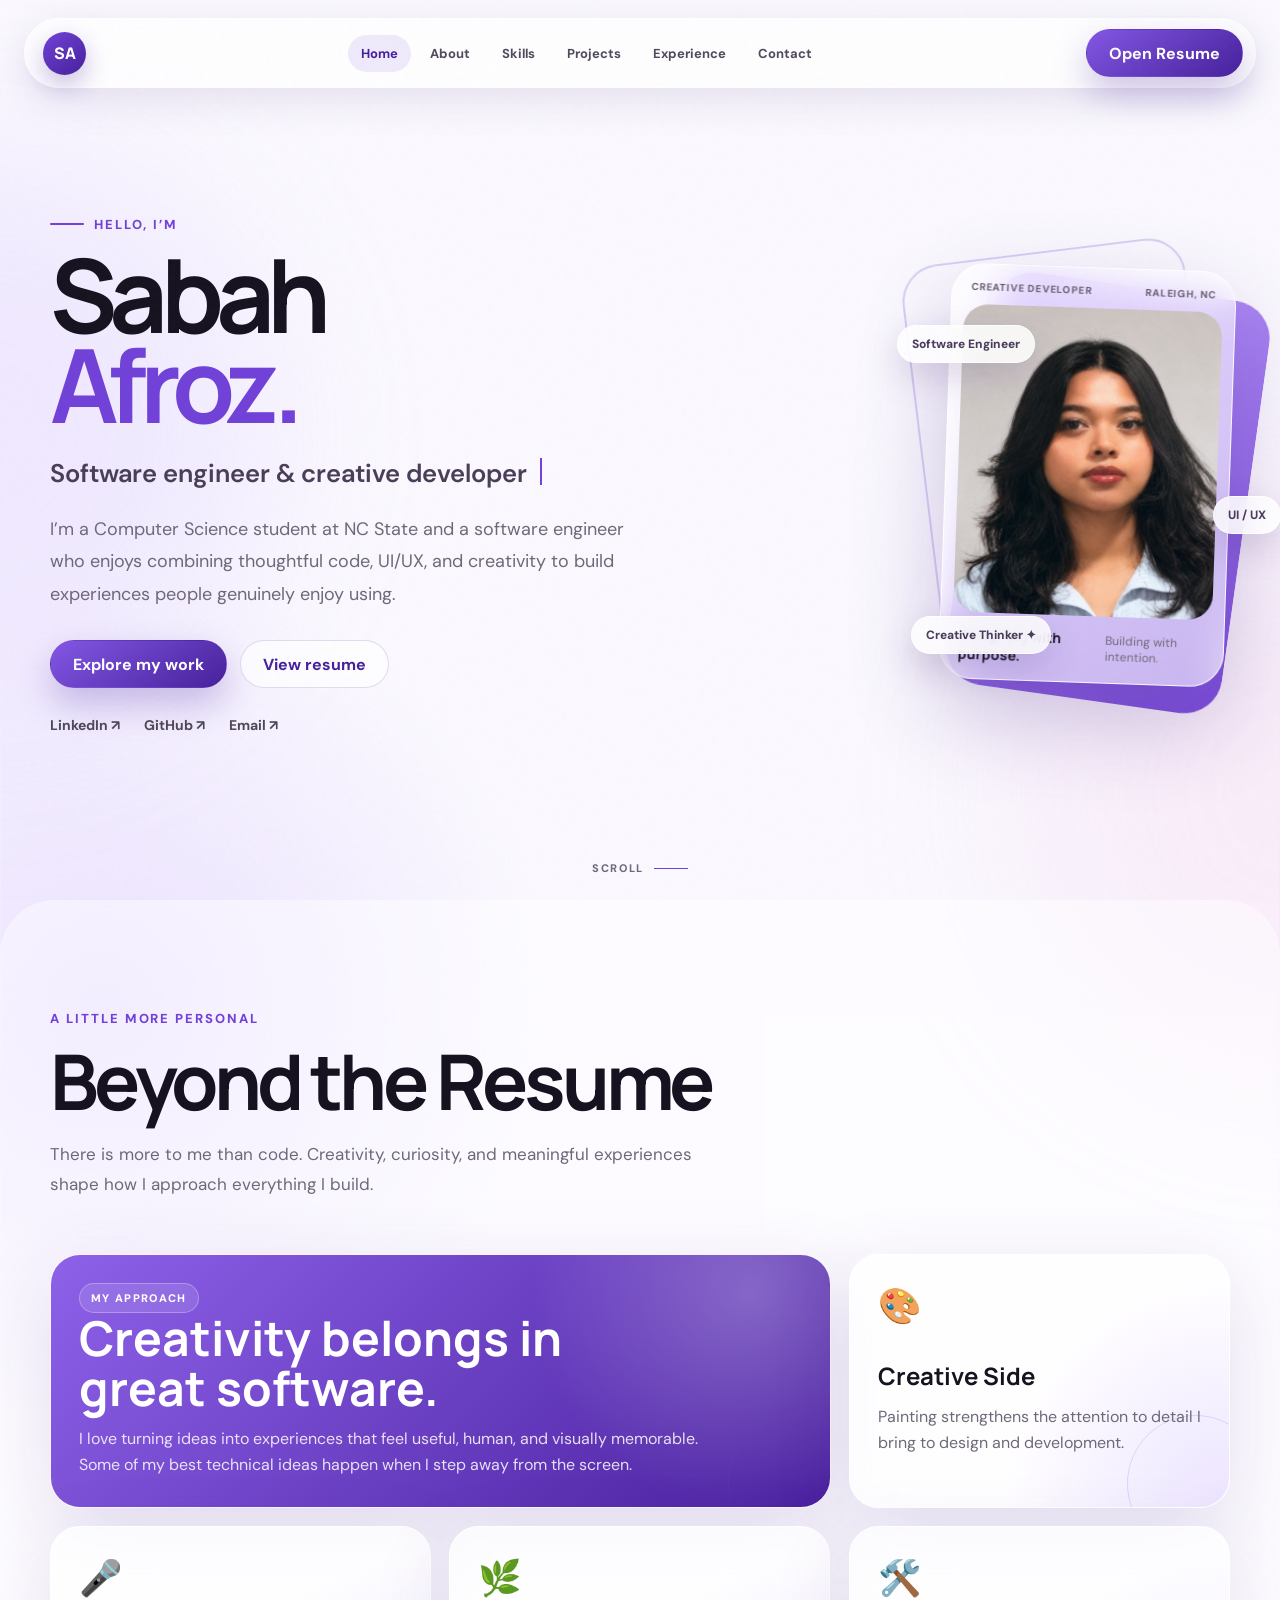
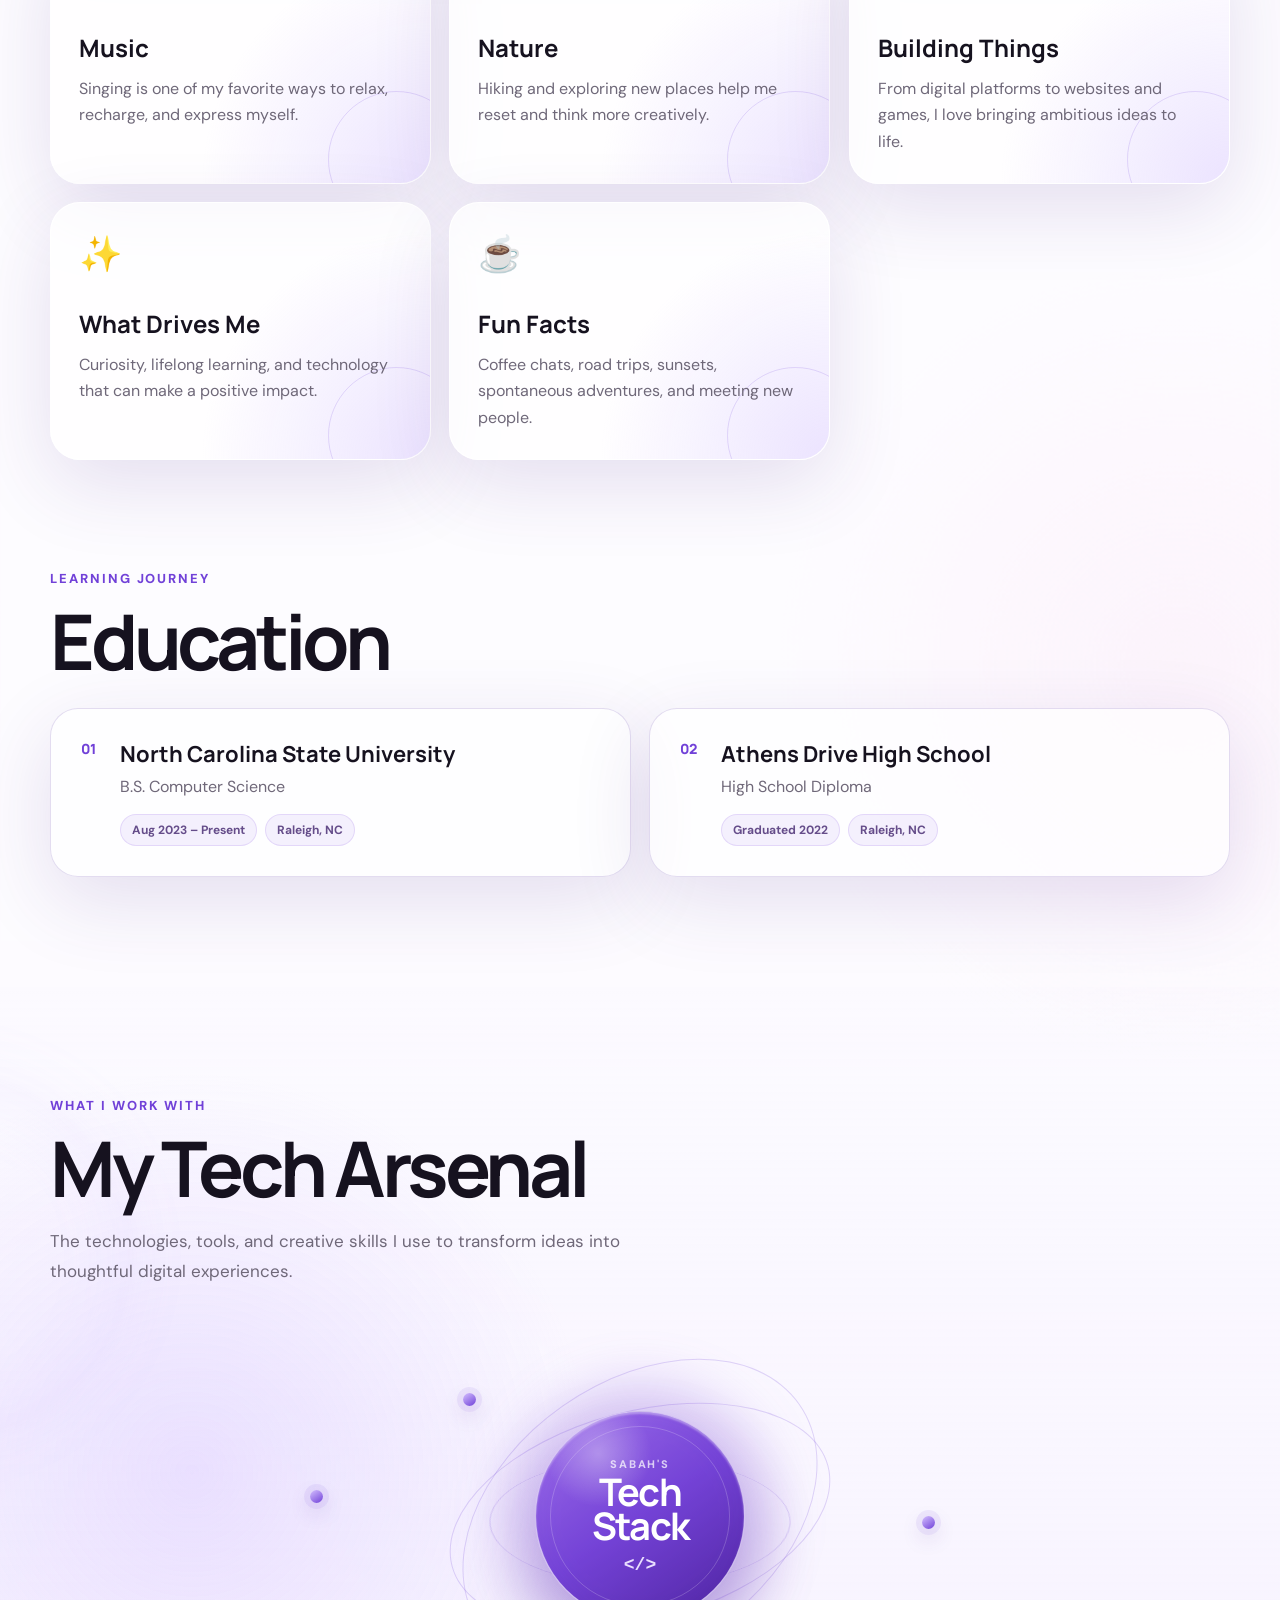
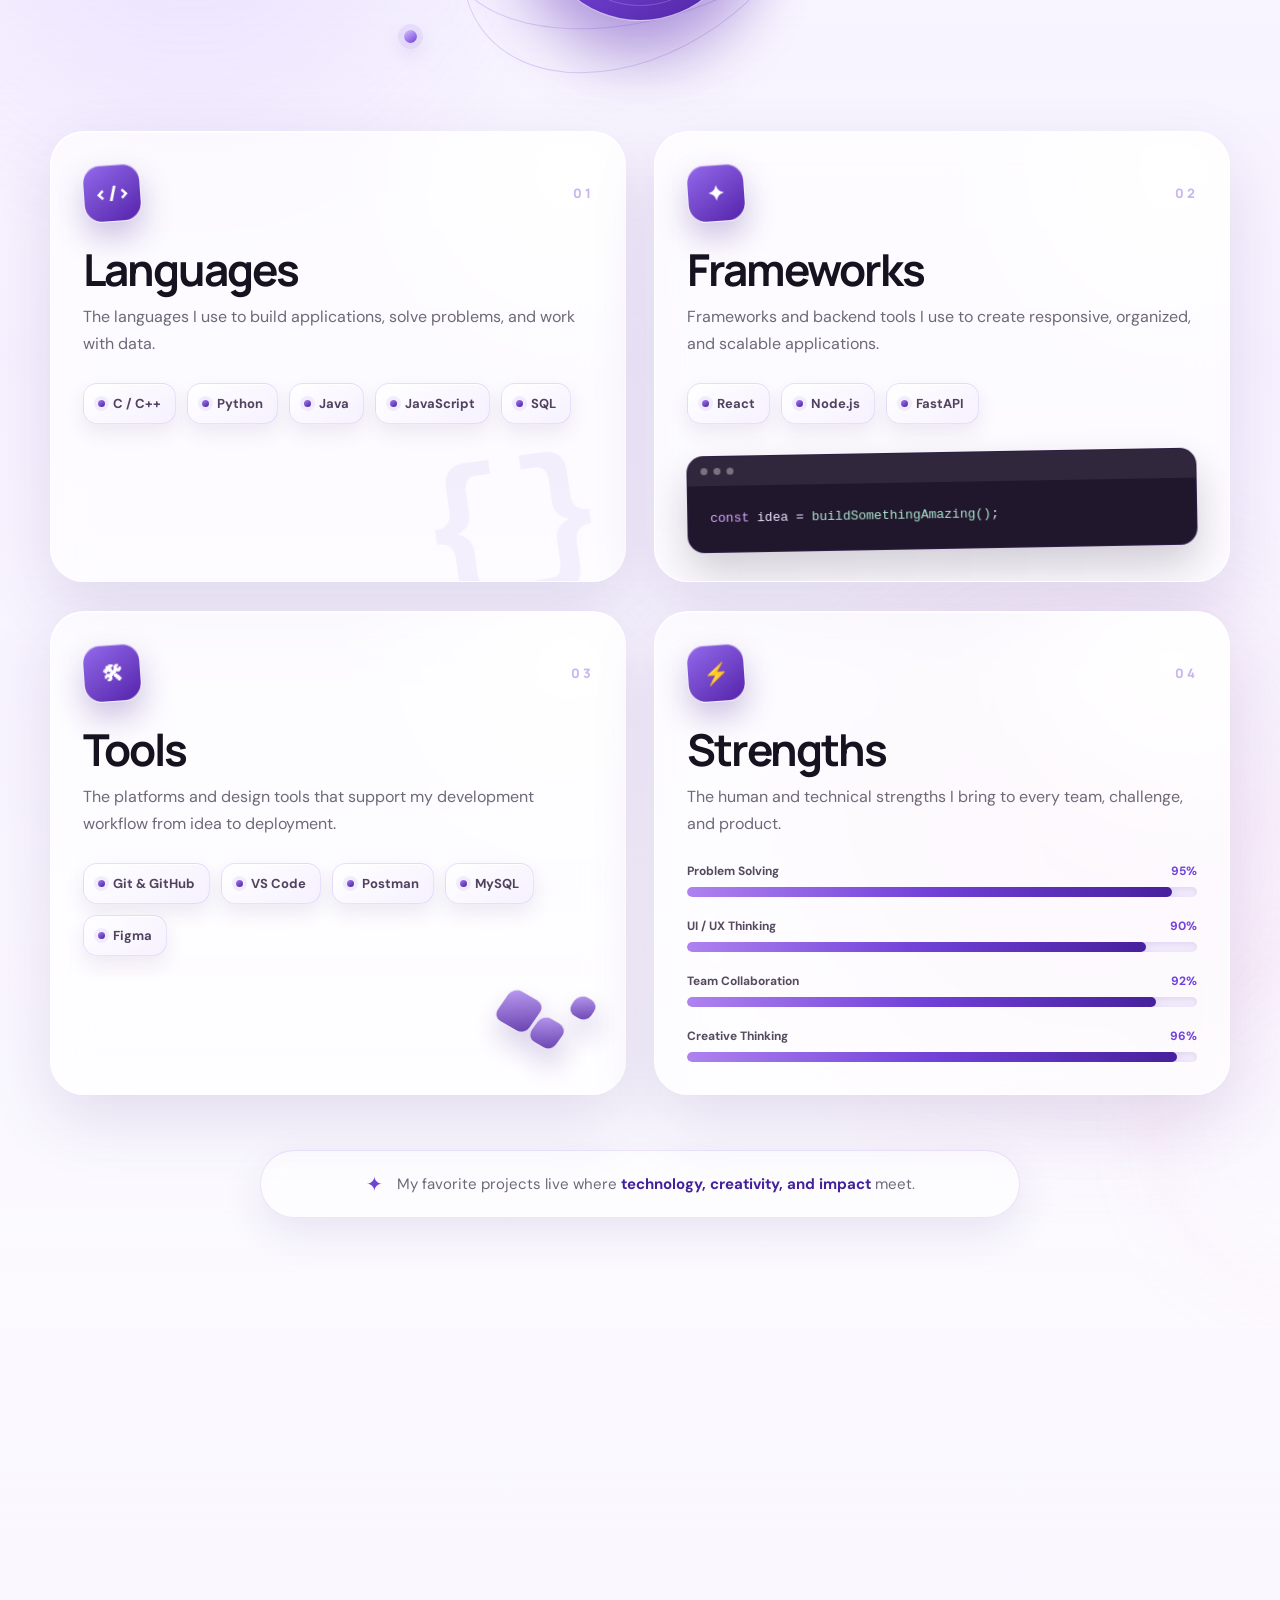
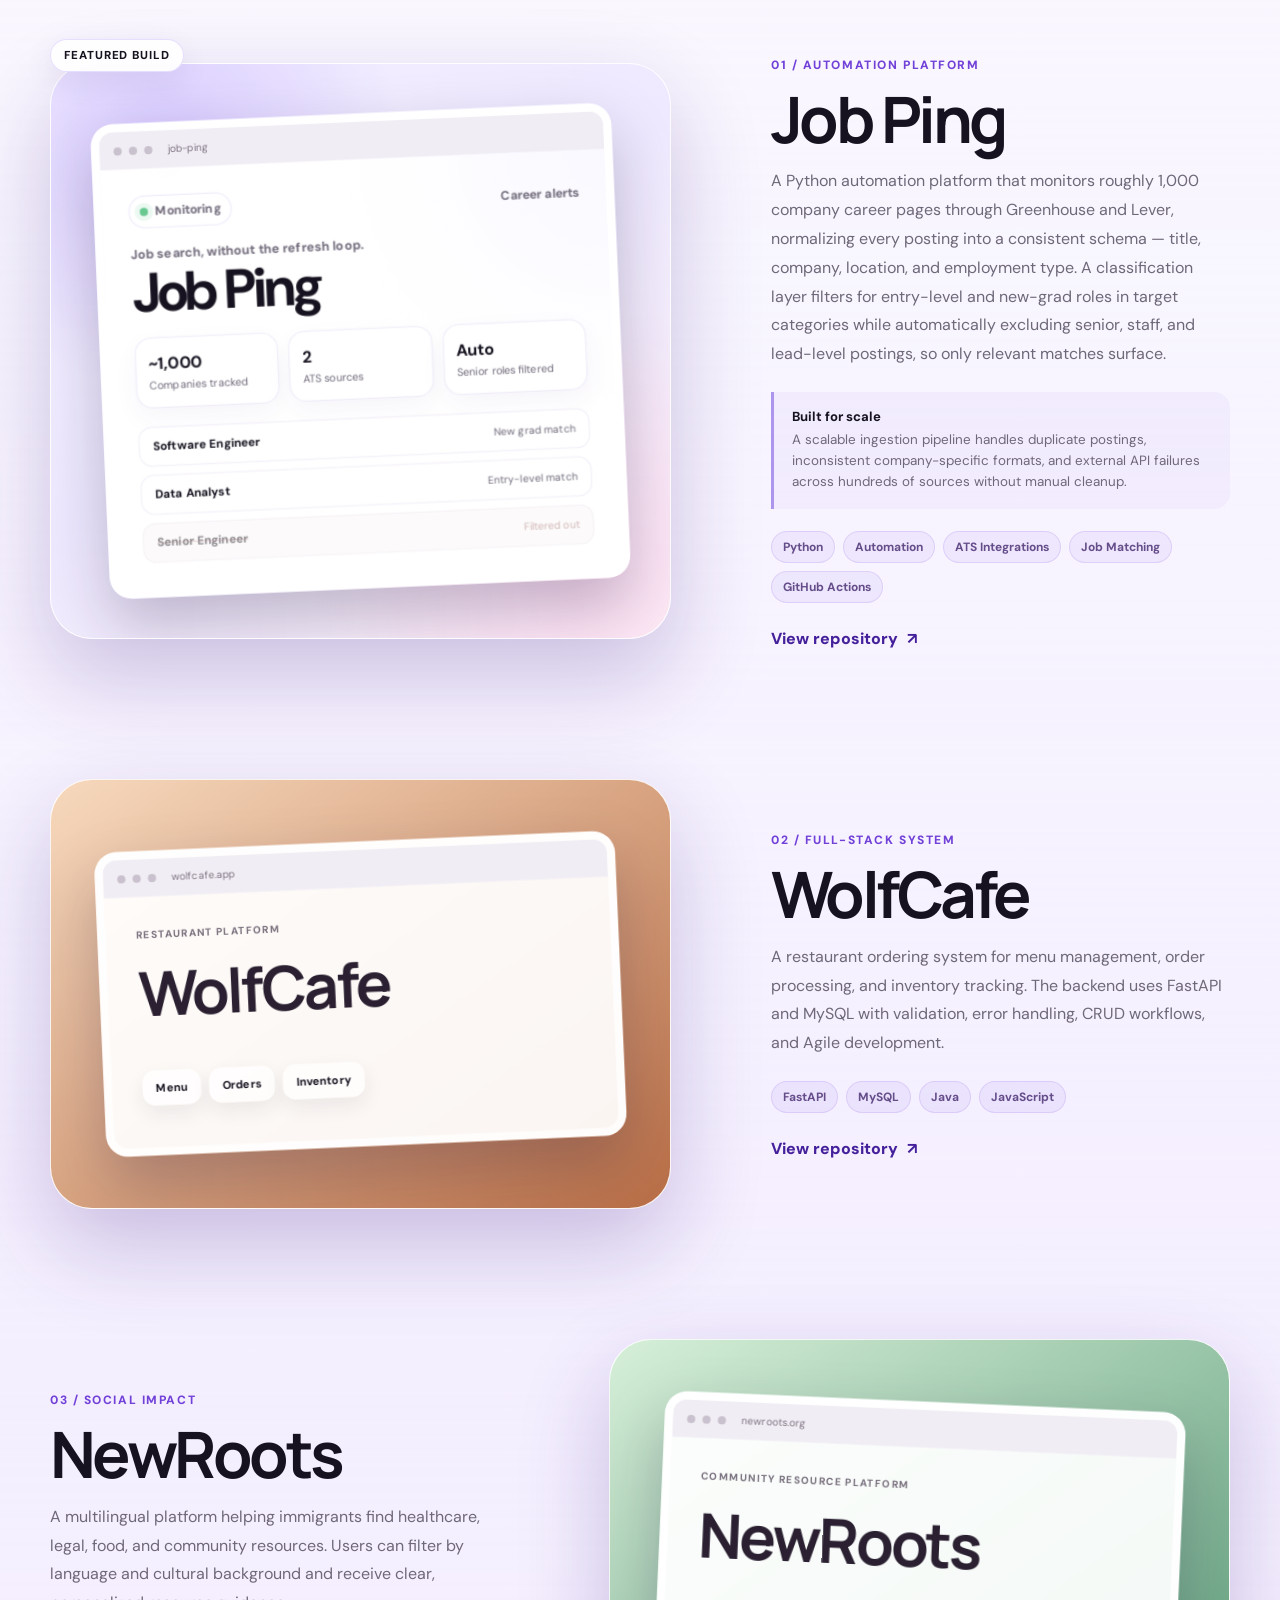
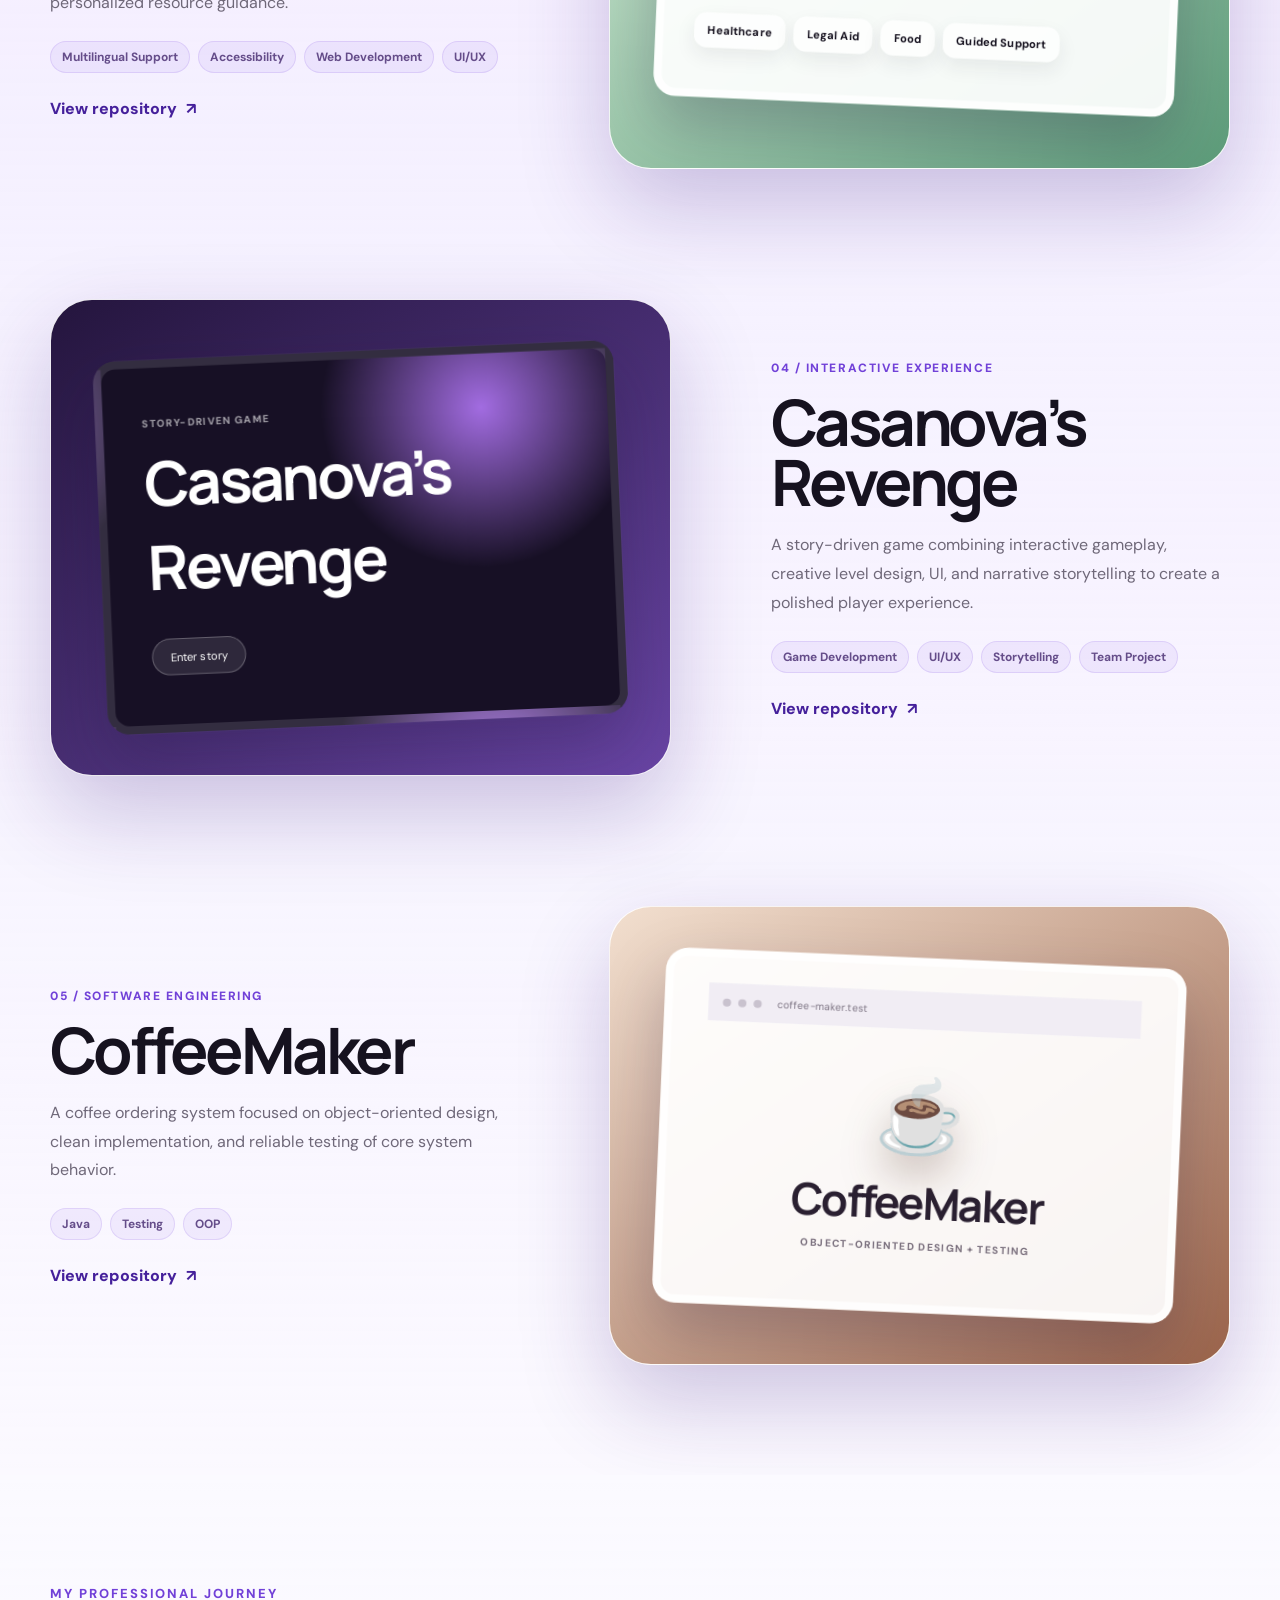
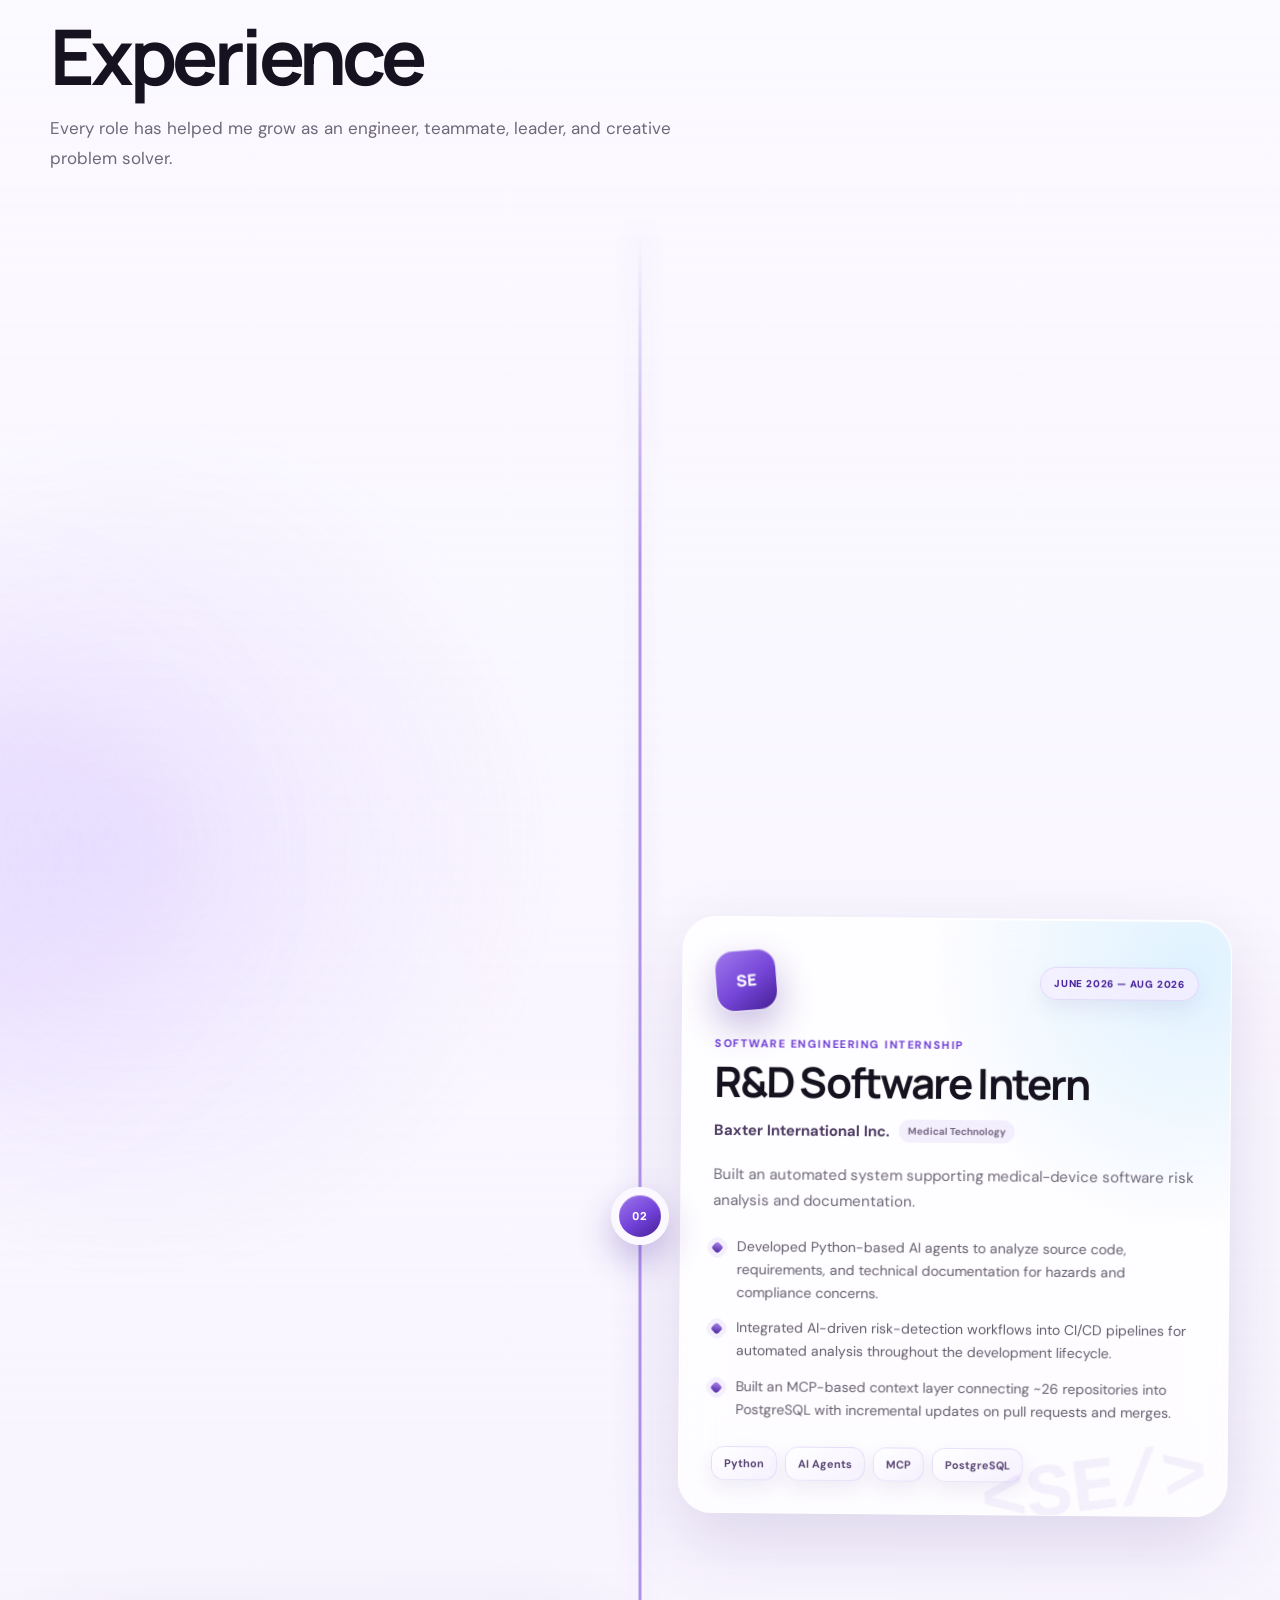
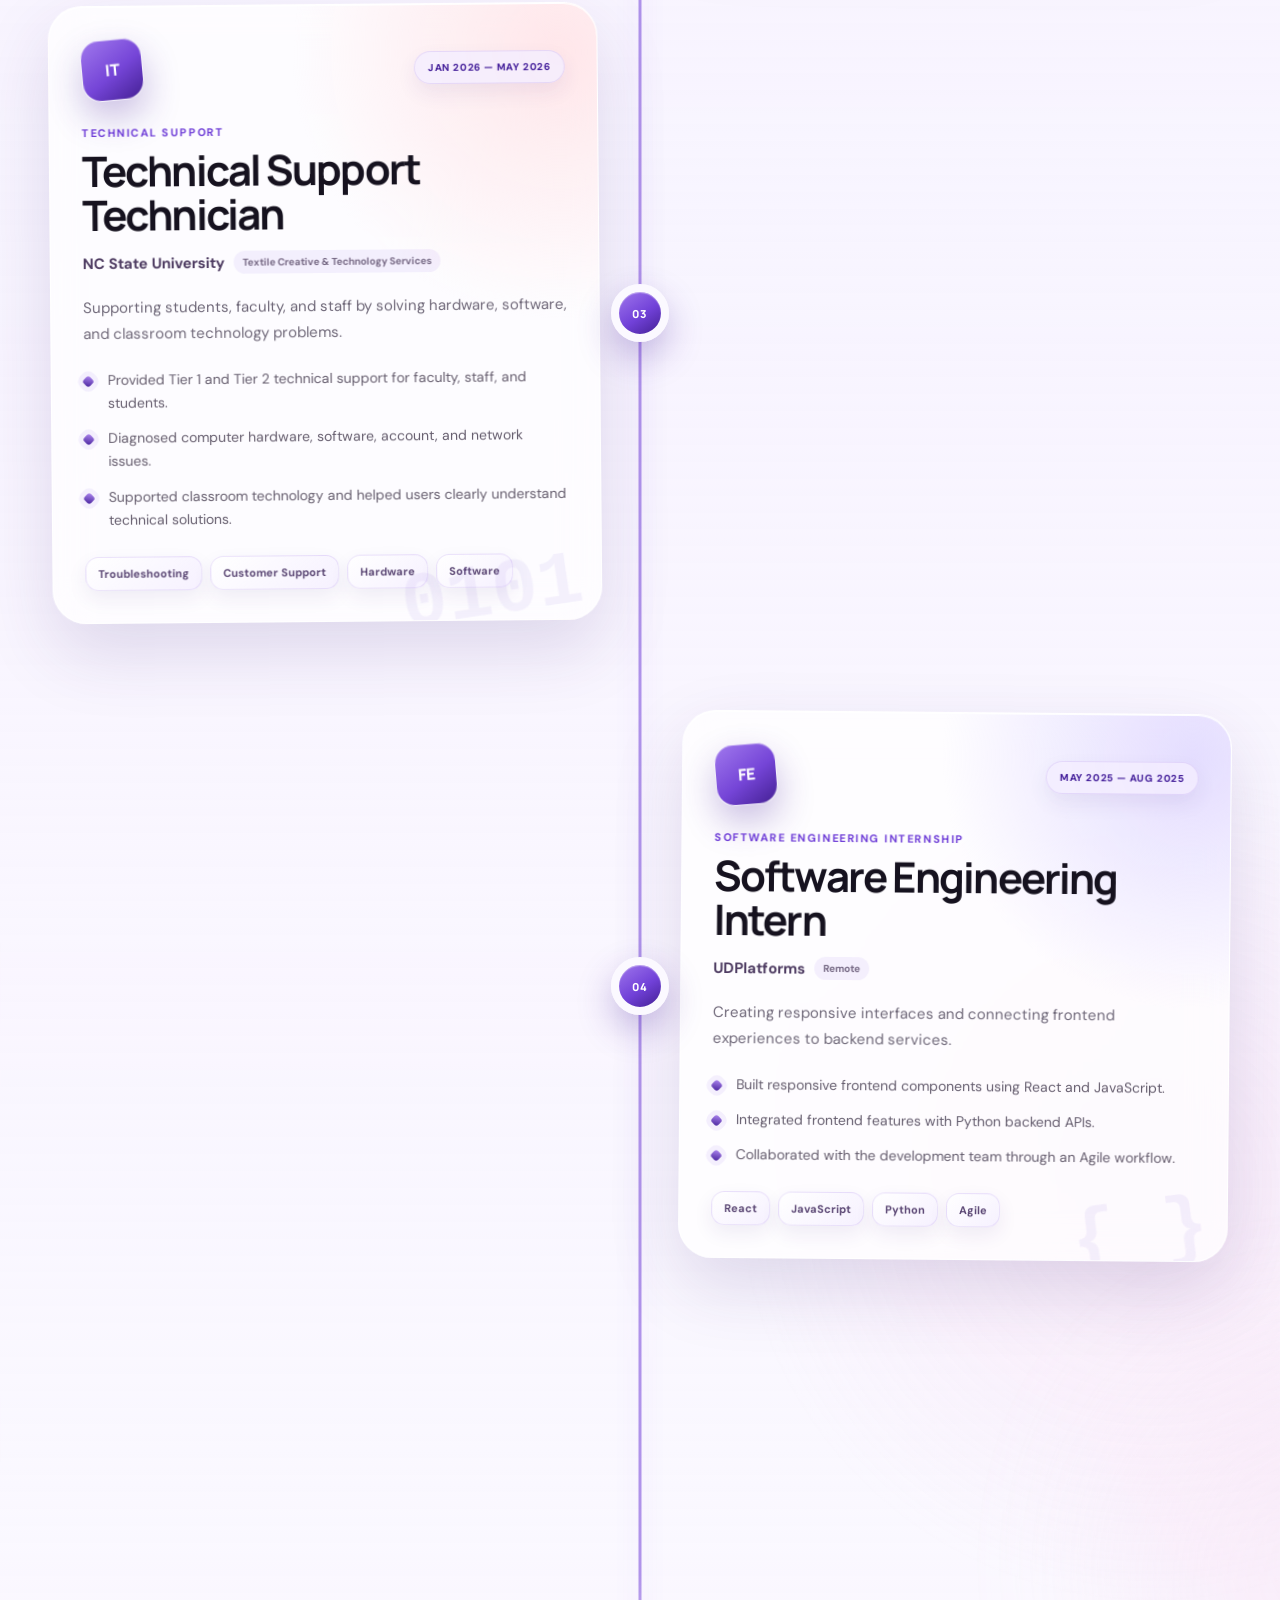
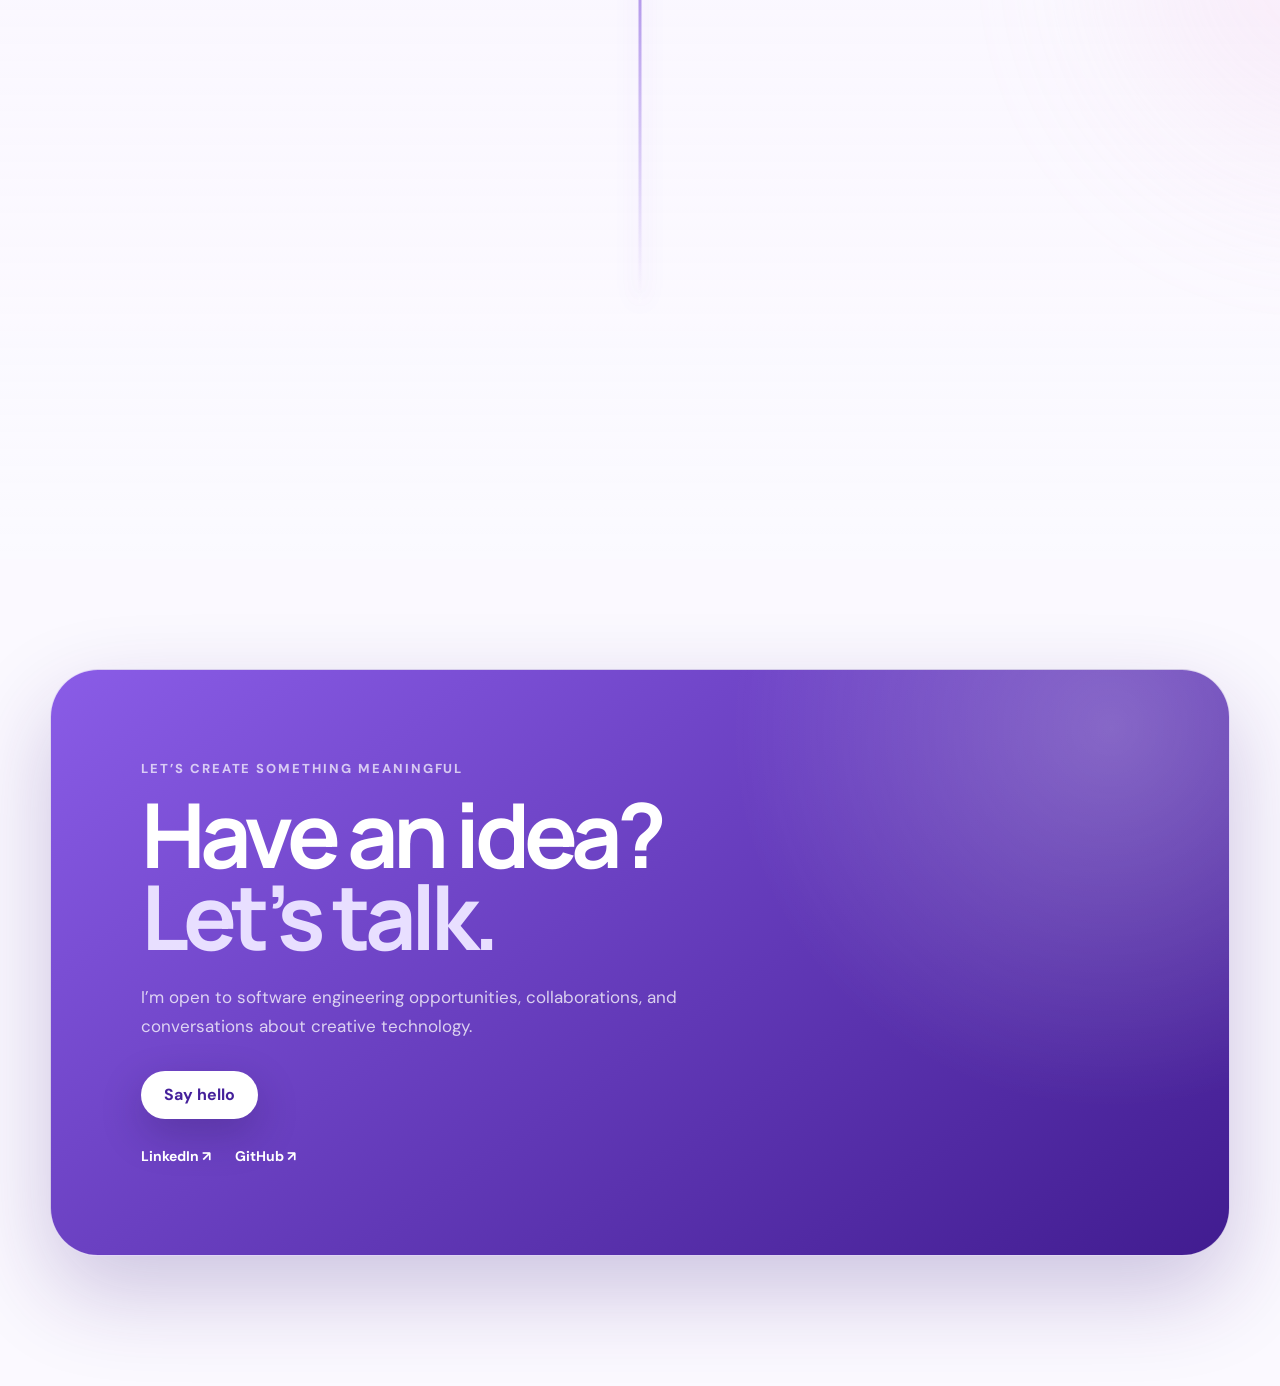
<file: index.html>
<!doctype html>
<html lang="en">
<head>
  <meta charset="utf-8" />
  <meta name="viewport" content="width=device-width, initial-scale=1" />

  <title>Sabah Afroz — Software Engineer</title>

  <meta
    name="description"
    content="Sabah Afroz is a Computer Science student and software engineer building creative, accessible, user-focused digital experiences."
  />

  <meta name="author" content="Sabah Afroz" />

  <meta property="og:title" content="Sabah Afroz — Software Engineer" />

  <meta
    property="og:description"
    content="Creative developer building thoughtful, accessible digital experiences."
  />

  <meta property="og:url" content="https://sabahafroz.com" />
  <meta property="og:type" content="website" />
  <meta property="og:image" content="https://sabahafroz.com/sabah.jpg" />

  <link rel="icon" type="image/x-icon" href="./favicon.ico" />
  <link rel="icon" type="image/png" sizes="16x16" href="./favicon-16.png" />
  <link rel="icon" type="image/png" sizes="32x32" href="./favicon-32.png" />
  <link rel="icon" type="image/png" sizes="192x192" href="./favicon-192.png" />
  <link rel="icon" type="image/png" sizes="512x512" href="./favicon-512.png" />
  <link rel="apple-touch-icon" sizes="180x180" href="./apple-touch-icon.png" />

  <link rel="canonical" href="https://sabahafroz.com" />
  <link rel="stylesheet" href="./style.css" />
</head>

<body>
  <div class="page-noise" aria-hidden="true"></div>
  <div class="ambient ambient-one" aria-hidden="true"></div>
  <div class="ambient ambient-two" aria-hidden="true"></div>

  <header class="topbar">
    <a class="brand" href="#home" aria-label="Sabah Afroz home">
      SA
    </a>

    <button
      class="menu-button"
      type="button"
      aria-expanded="false"
      aria-controls="main-nav"
    >
      <span></span>
      <span></span>
      <span></span>
      <span class="sr-only">Open navigation</span>
    </button>

    <nav class="nav" id="main-nav" aria-label="Main navigation">
      <a class="nav-link" href="#home">Home</a>
      <a class="nav-link" href="#about">About</a>
      <a class="nav-link" href="#skills">Skills</a>
      <a class="nav-link" href="#projects">Projects</a>
      <a class="nav-link" href="#experience">Experience</a>
      <a class="nav-link" href="#contact">Contact</a>
    </nav>

    <a
      class="btn primary nav-resume"
      href="./Sabah_Afroz_Resume.pdf"
      target="_blank"
      rel="noreferrer"
    >
      Open Resume
    </a>
  </header>

  <main>
    <!-- HERO SECTION -->
    <section id="home" class="hero section">
      <div class="hero-grid wrap">
        <div class="hero-copy reveal">
          <p class="eyebrow">
            <span></span>
            Hello, I’m
          </p>

          <h1 class="hero-title">
            Sabah
            <em>Afroz.</em>
          </h1>

          <h2 class="hero-typing" aria-live="polite">
            <span id="typing"></span>
            <span class="cursor" aria-hidden="true"></span>
          </h2>

          <p class="hero-text">
            I’m a Computer Science student at NC State and a software
            engineer who enjoys combining thoughtful code, UI/UX, and
            creativity to build experiences people genuinely enjoy using.
          </p>

          <div class="hero-actions">
            <a class="btn primary" href="#projects">
              Explore my work
            </a>

            <a
              class="btn secondary"
              href="./Sabah_Afroz_Resume.pdf"
              target="_blank"
              rel="noreferrer"
            >
              View resume
            </a>
          </div>

          <div class="social-row" aria-label="Social links">
            <a
              href="https://www.linkedin.com/in/sabah-a-9b12311a3/"
              target="_blank"
              rel="noreferrer"
            >
              LinkedIn ↗
            </a>

            <a
              href="https://github.com/Sabahsanam"
              target="_blank"
              rel="noreferrer"
            >
              GitHub ↗
            </a>

            <a href="mailto:safroz@ncsu.edu">
              Email ↗
            </a>
          </div>
        </div>

        <div class="hero-visual reveal" data-tilt>
          <div class="portrait-shadow portrait-shadow-one"></div>
          <div class="portrait-shadow portrait-shadow-two"></div>

          <div class="portrait-card">
            <div class="portrait-topline">
              <span>Creative Developer</span>
              <span>Raleigh, NC</span>
            </div>

            <!-- YOUR PHOTO -->
            <img
              src="./sabah.jpg"
              alt="Portrait of Sabah Afroz"
            />

            <div class="portrait-caption">
              <strong>Designing with purpose.</strong>
              <span>Building with intention.</span>
            </div>
          </div>

          <div class="floating-chip chip-code">
            Software Engineer
          </div>

          <div class="floating-chip chip-design">
            UI / UX
          </div>

          <div class="floating-chip chip-create">
            Creative Thinker ✦
          </div>
        </div>
      </div>

      <a
        class="scroll-cue"
        href="#about"
        aria-label="Scroll to About"
      >
        <span>Scroll</span>
        <i></i>
      </a>
    </section>

    <!-- ABOUT SECTION -->
    <section id="about" class="section about-section">
      <div class="wrap">
        <div class="section-heading reveal">
          <p class="section-kicker">
            A little more personal
          </p>

          <h2>Beyond the Resume</h2>

          <p>
            There is more to me than code. Creativity, curiosity, and
            meaningful experiences shape how I approach everything I build.
          </p>
        </div>

        <div class="wrapped-grid">
          <article
            class="wrapped-card main-card reveal-card"
            data-tilt
          >
            <span class="wrapped-label">
              My approach
            </span>

            <h3>
              Creativity belongs in great software.
            </h3>

            <p>
              I love turning ideas into experiences that feel useful,
              human, and visually memorable. Some of my best technical
              ideas happen when I step away from the screen.
            </p>
          </article>

          <article class="wrapped-card reveal-card" data-tilt>
            <span class="wrapped-emoji">🎨</span>
            <h3>Creative Side</h3>
            <p>
              Painting strengthens the attention to detail I bring to
              design and development.
            </p>
          </article>

          <article class="wrapped-card reveal-card" data-tilt>
            <span class="wrapped-emoji">🎤</span>
            <h3>Music</h3>
            <p>
              Singing is one of my favorite ways to relax, recharge,
              and express myself.
            </p>
          </article>

          <article class="wrapped-card reveal-card" data-tilt>
            <span class="wrapped-emoji">🌿</span>
            <h3>Nature</h3>
            <p>
              Hiking and exploring new places help me reset and think
              more creatively.
            </p>
          </article>

          <article class="wrapped-card reveal-card" data-tilt>
            <span class="wrapped-emoji">🛠️</span>
            <h3>Building Things</h3>
            <p>
              From digital platforms to websites and games, I love bringing
              ambitious ideas to life.
            </p>
          </article>

          <article class="wrapped-card reveal-card" data-tilt>
            <span class="wrapped-emoji">✨</span>
            <h3>What Drives Me</h3>
            <p>
              Curiosity, lifelong learning, and technology that can
              make a positive impact.
            </p>
          </article>

          <article class="wrapped-card reveal-card" data-tilt>
            <span class="wrapped-emoji">☕</span>
            <h3>Fun Facts</h3>
            <p>
              Coffee chats, road trips, sunsets, spontaneous adventures,
              and meeting new people.
            </p>
          </article>
        </div>

        <div class="education-block">
          <div class="section-heading compact reveal">
            <p class="section-kicker">
              Learning journey
            </p>

            <h2>Education</h2>
          </div>

          <div class="education-grid">
            <article class="education-card reveal-card" data-tilt>
              <span class="education-number">01</span>

              <div>
                <h3>North Carolina State University</h3>
                <p>B.S. Computer Science</p>

                <div class="tag-row">
                  <span>Aug 2023 – Present</span>
                  <span>Raleigh, NC</span>
                </div>
              </div>
            </article>

            <article class="education-card reveal-card" data-tilt>
              <span class="education-number">02</span>

              <div>
                <h3>Athens Drive High School</h3>
                <p>High School Diploma</p>

                <div class="tag-row">
                  <span>Graduated 2022</span>
                  <span>Raleigh, NC</span>
                </div>
              </div>
            </article>
          </div>
        </div>
      </div>
    </section>

    <!-- SKILLS SECTION -->
<section id="skills" class="section skills-section">
  <div class="skills-background-shape skills-shape-one"></div>
  <div class="skills-background-shape skills-shape-two"></div>

  <div class="wrap">
    <div class="section-heading skills-heading reveal">
      <p class="section-kicker">What I work with</p>
      <h2>My Tech Arsenal</h2>

      <p>
        The technologies, tools, and creative skills I use to transform
        ideas into thoughtful digital experiences.
      </p>
    </div>

    <div class="tech-arsenal">
      <!-- CENTER 3D ORB -->
      <div class="tech-center reveal">
        <div class="tech-orbit orbit-one"></div>
        <div class="tech-orbit orbit-two"></div>
        <div class="tech-orbit orbit-three"></div>

        <div class="tech-core" data-tilt>
          <div class="tech-core-glow"></div>

          <span class="tech-core-small">Sabah's</span>
          <strong>Tech</strong>
          <strong>Stack</strong>

          <span class="tech-core-symbol">&lt;/&gt;</span>
        </div>

        <span class="orbit-dot dot-one"></span>
        <span class="orbit-dot dot-two"></span>
        <span class="orbit-dot dot-three"></span>
        <span class="orbit-dot dot-four"></span>
      </div>

      <!-- LANGUAGE CARD -->
      <article class="tech-card tech-card-languages reveal-card" data-tilt>
        <div class="tech-card-top">
          <div class="tech-icon">&lt;/&gt;</div>
          <span class="tech-number">01</span>
        </div>

        <h3>Languages</h3>

        <p>
          The languages I use to build applications, solve problems,
          and work with data.
        </p>

        <div class="tech-pill-list">
          <span class="tech-pill">
            <i class="pill-dot"></i>
            C / C++
          </span>

          <span class="tech-pill">
            <i class="pill-dot"></i>
            Python
          </span>

          <span class="tech-pill">
            <i class="pill-dot"></i>
            Java
          </span>

          <span class="tech-pill">
            <i class="pill-dot"></i>
            JavaScript
          </span>

          <span class="tech-pill">
            <i class="pill-dot"></i>
            SQL
          </span>
        </div>

        <div class="tech-card-decoration">
          <span>{</span>
          <span>}</span>
        </div>
      </article>

      <!-- FRAMEWORK CARD -->
      <article class="tech-card tech-card-frameworks reveal-card" data-tilt>
        <div class="tech-card-top">
          <div class="tech-icon">✦</div>
          <span class="tech-number">02</span>
        </div>

        <h3>Frameworks</h3>

        <p>
          Frameworks and backend tools I use to create responsive,
          organized, and scalable applications.
        </p>

        <div class="tech-pill-list">
          <span class="tech-pill">
            <i class="pill-dot"></i>
            React
          </span>

          <span class="tech-pill">
            <i class="pill-dot"></i>
            Node.js
          </span>

          <span class="tech-pill">
            <i class="pill-dot"></i>
            FastAPI
          </span>
        </div>

        <div class="framework-window">
          <div class="framework-window-bar">
            <span></span>
            <span></span>
            <span></span>
          </div>

          <div class="framework-code">
            <span>const</span> idea =
            <strong>buildSomethingAmazing()</strong>;
          </div>
        </div>
      </article>

      <!-- TOOLS CARD -->
      <article class="tech-card tech-card-tools reveal-card" data-tilt>
        <div class="tech-card-top">
          <div class="tech-icon">🛠</div>
          <span class="tech-number">03</span>
        </div>

        <h3>Tools</h3>

        <p>
          The platforms and design tools that support my development
          workflow from idea to deployment.
        </p>

        <div class="tech-pill-list">
          <span class="tech-pill">
            <i class="pill-dot"></i>
            Git & GitHub
          </span>

          <span class="tech-pill">
            <i class="pill-dot"></i>
            VS Code
          </span>

          <span class="tech-pill">
            <i class="pill-dot"></i>
            Postman
          </span>

          <span class="tech-pill">
            <i class="pill-dot"></i>
            MySQL
          </span>

          <span class="tech-pill">
            <i class="pill-dot"></i>
            Figma
          </span>
        </div>

        <div class="tool-cubes" aria-hidden="true">
          <span class="tool-cube cube-one"></span>
          <span class="tool-cube cube-two"></span>
          <span class="tool-cube cube-three"></span>
        </div>
      </article>

      <!-- STRENGTHS CARD -->
      <article class="tech-card tech-card-strengths reveal-card" data-tilt>
        <div class="tech-card-top">
          <div class="tech-icon">⚡</div>
          <span class="tech-number">04</span>
        </div>

        <h3>Strengths</h3>

        <p>
          The human and technical strengths I bring to every team,
          challenge, and product.
        </p>

        <div class="strength-meter">
          <div class="strength-label">
            <span>Problem Solving</span>
            <span>95%</span>
          </div>

          <div class="strength-track">
            <span style="width: 95%"></span>
          </div>
        </div>

        <div class="strength-meter">
          <div class="strength-label">
            <span>UI / UX Thinking</span>
            <span>90%</span>
          </div>

          <div class="strength-track">
            <span style="width: 90%"></span>
          </div>
        </div>

        <div class="strength-meter">
          <div class="strength-label">
            <span>Team Collaboration</span>
            <span>92%</span>
          </div>

          <div class="strength-track">
            <span style="width: 92%"></span>
          </div>
        </div>

        <div class="strength-meter">
          <div class="strength-label">
            <span>Creative Thinking</span>
            <span>96%</span>
          </div>

          <div class="strength-track">
            <span style="width: 96%"></span>
          </div>
        </div>
      </article>
    </div>

    <div class="skills-bottom-message reveal">
      <span class="skills-message-icon">✦</span>

      <p>
        My favorite projects live where
        <strong>technology, creativity, and impact</strong>
        meet.
      </p>
    </div>
  </div>
</section>

    <!-- PROJECTS SECTION -->
    <section id="projects" class="section projects-section">
      <div class="wrap">
        <div class="section-heading reveal">
          <p class="section-kicker">
            Selected work
          </p>

          <h2>Projects with purpose</h2>

          <p>
            Larger visual stories help recruiters understand each
            project quickly and clearly.
          </p>
        </div>

        <div class="project-list">

          <!-- JOB PING -->
          <article class="project-row project-featured reveal-card">
            <a
              class="project-visual project-jobping"
              href="https://github.com/Sabahsanam/job-ping"
              target="_blank"
              rel="noreferrer"
              data-tilt
            >
              <div class="browser jobping-screen">
                <div class="browser-bar">
                  <i></i>
                  <i></i>
                  <i></i>
                  <span>job-ping</span>
                </div>

                <div class="jobping-dashboard">
                  <div class="jobping-topline">
                    <span class="jobping-status">
                      <i></i>
                      Monitoring
                    </span>
                    <span>Career alerts</span>
                  </div>

                  <div class="jobping-title">
                    <small>Job search, without the refresh loop.</small>
                    <strong>Job Ping</strong>
                  </div>

                  <div class="jobping-metrics">
                    <div>
                      <strong>~1,000</strong>
                      <span>Companies tracked</span>
                    </div>

                    <div>
                      <strong>2</strong>
                      <span>ATS sources</span>
                    </div>

                    <div>
                      <strong>Auto</strong>
                      <span>Senior roles filtered</span>
                    </div>
                  </div>

                  <div class="jobping-feed">
                    <span>
                      <b>Software Engineer</b>
                      <small>New grad match</small>
                    </span>

                    <span>
                      <b>Data Analyst</b>
                      <small>Entry-level match</small>
                    </span>

                    <span class="is-filtered">
                      <b>Senior Engineer</b>
                      <small>Filtered out</small>
                    </span>
                  </div>
                </div>
              </div>
            </a>

            <div class="project-copy">
              <span class="project-index">
                01 / Automation platform
              </span>

              <h3>Job Ping</h3>

              <p>
                A Python automation platform that monitors roughly 1,000
                company career pages through Greenhouse and Lever, normalizing
                every posting into a consistent schema — title, company,
                location, and employment type. A classification layer filters
                for entry-level and new-grad roles in target categories while
                automatically excluding senior, staff, and lead-level
                postings, so only relevant matches surface.
              </p>

              <div class="project-highlight">
                <strong>Built for scale</strong>
                <span>
                  A scalable ingestion pipeline handles duplicate postings,
                  inconsistent company-specific formats, and external API
                  failures across hundreds of sources without manual cleanup.
                </span>
              </div>

              <div class="tag-row">
                <span>Python</span>
                <span>Automation</span>
                <span>ATS Integrations</span>
                <span>Job Matching</span>
                <span>GitHub Actions</span>
              </div>

              <a
                class="project-link"
                href="https://github.com/Sabahsanam/job-ping"
                target="_blank"
                rel="noreferrer"
              >
                View repository
                <b>↗</b>
              </a>
            </div>
          </article>

          <!-- WOLFCAFE -->
          <article class="project-row reveal-card">
            <a
              class="project-visual project-wolf"
              href="https://github.com/Sabahsanam/wolfCafe"
              target="_blank"
              rel="noreferrer"
              data-tilt
            >
              <div class="browser">
                <div class="browser-bar">
                  <i></i>
                  <i></i>
                  <i></i>
                  <span>wolfcafe.app</span>
                </div>

                <div class="mockup-content">
                  <span class="mockup-eyebrow">
                    Restaurant platform
                  </span>

                  <strong>WolfCafe</strong>

                  <div class="mockup-menu">
                    <span>Menu</span>
                    <span>Orders</span>
                    <span>Inventory</span>
                  </div>
                </div>
              </div>
            </a>

            <div class="project-copy">
              <span class="project-index">
                02 / Full-stack system
              </span>

              <h3>WolfCafe</h3>

              <p>
                A restaurant ordering system for menu management,
                order processing, and inventory tracking. The backend
                uses FastAPI and MySQL with validation, error handling,
                CRUD workflows, and Agile development.
              </p>

              <div class="tag-row">
                <span>FastAPI</span>
                <span>MySQL</span>
                <span>Java</span>
                <span>JavaScript</span>
              </div>

              <a
                class="project-link"
                href="https://github.com/Sabahsanam/wolfCafe"
                target="_blank"
                rel="noreferrer"
              >
                View repository
                <b>↗</b>
              </a>
            </div>
          </article>

          <!-- NEWROOTS -->
          <article class="project-row reverse reveal-card">
            <a
              class="project-visual project-roots"
              href="https://github.com/trish222/newroots"
              target="_blank"
              rel="noreferrer"
              data-tilt
            >
              <div class="browser">
                <div class="browser-bar">
                  <i></i>
                  <i></i>
                  <i></i>
                  <span>newroots.org</span>
                </div>

                <div class="mockup-content">
                  <span class="mockup-eyebrow">
                    Community resource platform
                  </span>

                  <strong>NewRoots</strong>

                  <div class="resource-bubbles">
                    <span>Healthcare</span>
                    <span>Legal Aid</span>
                    <span>Food</span>
                    <span>Guided Support</span>
                  </div>
                </div>
              </div>
            </a>

            <div class="project-copy">
              <span class="project-index">
                03 / Social impact
              </span>

              <h3>NewRoots</h3>

              <p>
                A multilingual platform helping immigrants find
                healthcare, legal, food, and community resources.
                Users can filter by language and cultural background
                and receive clear, personalized resource guidance.
              </p>

              <div class="tag-row">
                <span>Multilingual Support</span>
                <span>Accessibility</span>
                <span>Web Development</span>
                <span>UI/UX</span>
              </div>

              <a
                class="project-link"
                href="https://github.com/trish222/newroots"
                target="_blank"
                rel="noreferrer"
              >
                View repository
                <b>↗</b>
              </a>
            </div>
          </article>

          <!-- CASANOVA'S REVENGE -->
          <article class="project-row reveal-card">
            <a
              class="project-visual project-game"
              href="https://github.com/Sabahsanam/casanovasrevenge/tree/main"
              target="_blank"
              rel="noreferrer"
              data-tilt
            >
              <div class="browser game-screen">
                <div class="game-stars"></div>

                <span class="mockup-eyebrow">
                  Story-driven game
                </span>

                <strong>
                  Casanova’s
                  <br />
                  Revenge
                </strong>

                <button type="button" tabindex="-1">
                  Enter story
                </button>
              </div>
            </a>

            <div class="project-copy">
              <span class="project-index">
                04 / Interactive experience
              </span>

              <h3>Casanova’s Revenge</h3>

              <p>
                A story-driven game combining interactive gameplay,
                creative level design, UI, and narrative storytelling
                to create a polished player experience.
              </p>

              <div class="tag-row">
                <span>Game Development</span>
                <span>UI/UX</span>
                <span>Storytelling</span>
                <span>Team Project</span>
              </div>

              <a
                class="project-link"
                href="https://github.com/Sabahsanam/casanovasrevenge/tree/main"
                target="_blank"
                rel="noreferrer"
              >
                View repository
                <b>↗</b>
              </a>
            </div>
          </article>

          <!-- COFFEE MAKER -->
          <article class="project-row reverse reveal-card">
            <a
              class="project-visual project-coffee"
              href="https://github.com/Sabahsanam/coffee_maker"
              target="_blank"
              rel="noreferrer"
              data-tilt
            >
              <div class="browser">
                <div class="browser-bar">
                  <i></i>
                  <i></i>
                  <i></i>
                  <span>coffee-maker.test</span>
                </div>

                <div class="coffee-cup">
                  ☕
                </div>

                <strong>CoffeeMaker</strong>

                <span class="mockup-eyebrow">
                  Object-oriented design + testing
                </span>
              </div>
            </a>

            <div class="project-copy">
              <span class="project-index">
                05 / Software engineering
              </span>

              <h3>CoffeeMaker</h3>

              <p>
                A coffee ordering system focused on object-oriented
                design, clean implementation, and reliable testing
                of core system behavior.
              </p>

              <div class="tag-row">
                <span>Java</span>
                <span>Testing</span>
                <span>OOP</span>
              </div>

              <a
                class="project-link"
                href="https://github.com/Sabahsanam/coffee_maker"
                target="_blank"
                rel="noreferrer"
              >
                View repository
                <b>↗</b>
              </a>
            </div>
          </article>
        </div>
      </div>
    </section>

<!-- EXPERIENCE SECTION -->
<section id="experience" class="section experience-section">
  <div class="experience-glow experience-glow-one"></div>
  <div class="experience-glow experience-glow-two"></div>

  <div class="wrap">
    <div class="section-heading experience-heading reveal">
      <p class="section-kicker">My professional journey</p>

      <h2>Experience</h2>

      <p>
        Every role has helped me grow as an engineer, teammate, leader,
        and creative problem solver.
      </p>
    </div>

    <div class="career-timeline">
      <div class="timeline-line" aria-hidden="true"></div>

      <!-- WEB DEVELOPER -->
      <article class="career-item career-item-left reveal-card">
        <div class="timeline-marker">
          <span>01</span>
        </div>

        <div class="experience-3d-card experience-webdev" data-tilt>
          <div class="experience-card-shine"></div>

          <div class="experience-card-header">
            <div class="company-icon">
              <span>WD</span>
            </div>

            <div class="experience-date-badge">
              2026 — Present
            </div>
          </div>

          <div class="experience-card-content">
            <p class="experience-type">Current Role</p>

            <h3>Web Developer</h3>

            <div class="company-row">
              <strong>NC State Engineering IT</strong>
              <span>Raleigh, NC</span>
            </div>

            <p class="experience-summary">
              Supporting web applications and internal IT systems used
              across NC State Engineering.
            </p>

            <ul class="experience-points">
              <li>
                Maintaining web applications using PHP, Laravel/Laradock,
                MySQL, Docker, Git, Node.js, and Yarn.
              </li>

              <li>
                Contributing to development workflows with growing
                exposure to secure configuration management and
                environment hardening.
              </li>

              <li>
                Collaborating with Engineering IT staff to troubleshoot
                issues and configure development environments.
              </li>
            </ul>

            <div class="experience-tags">
              <span>PHP</span>
              <span>Laravel</span>
              <span>Docker</span>
              <span>Security</span>
            </div>
          </div>

          <div class="experience-corner-code" aria-hidden="true">
            &lt;/&gt;
          </div>
        </div>
      </article>

      <!-- BAXTER -->
      <article class="career-item career-item-right reveal-card">
        <div class="timeline-marker">
          <span>02</span>
        </div>

        <div class="experience-3d-card experience-baxter" data-tilt>
          <div class="experience-card-shine"></div>

          <div class="experience-card-header">
            <div class="company-icon">
              <span>SE</span>
            </div>

            <div class="experience-date-badge">
              June 2026 — Aug 2026
            </div>
          </div>

          <div class="experience-card-content">
            <p class="experience-type">Software Engineering Internship</p>

            <h3>R&amp;D Software Intern</h3>

            <div class="company-row">
              <strong>Baxter International Inc.</strong>
              <span>Medical Technology</span>
            </div>

            <p class="experience-summary">
              Built an automated system supporting medical-device
              software risk analysis and documentation.
            </p>

            <ul class="experience-points">
              <li>
                Developed Python-based AI agents to analyze source code,
                requirements, and technical documentation for hazards
                and compliance concerns.
              </li>

              <li>
                Integrated AI-driven risk-detection workflows into CI/CD
                pipelines for automated analysis throughout the
                development lifecycle.
              </li>

              <li>
                Built an MCP-based context layer connecting ~26
                repositories into PostgreSQL with incremental updates
                on pull requests and merges.
              </li>
            </ul>

            <div class="experience-tags">
              <span>Python</span>
              <span>AI Agents</span>
              <span>MCP</span>
              <span>PostgreSQL</span>
            </div>
          </div>

          <div class="experience-corner-code" aria-hidden="true">
            &lt;SE/&gt;
          </div>
        </div>
      </article>

      <!-- NC STATE TECH SUPPORT -->
      <article class="career-item career-item-left reveal-card">
        <div class="timeline-marker">
          <span>03</span>
        </div>

        <div class="experience-3d-card experience-ncsu" data-tilt>
          <div class="experience-card-shine"></div>

          <div class="experience-card-header">
            <div class="company-icon">
              <span>IT</span>
            </div>

            <div class="experience-date-badge">
              Jan 2026 — May 2026
            </div>
          </div>

          <div class="experience-card-content">
            <p class="experience-type">Technical Support</p>

            <h3>Technical Support Technician</h3>

            <div class="company-row">
              <strong>NC State University</strong>
              <span>Textile Creative & Technology Services</span>
            </div>

            <p class="experience-summary">
              Supporting students, faculty, and staff by solving hardware,
              software, and classroom technology problems.
            </p>

            <ul class="experience-points">
              <li>
                Provided Tier 1 and Tier 2 technical support for faculty,
                staff, and students.
              </li>

              <li>
                Diagnosed computer hardware, software, account, and network
                issues.
              </li>

              <li>
                Supported classroom technology and helped users clearly
                understand technical solutions.
              </li>
            </ul>

            <div class="experience-tags">
              <span>Troubleshooting</span>
              <span>Customer Support</span>
              <span>Hardware</span>
              <span>Software</span>
            </div>
          </div>

          <div class="experience-corner-code" aria-hidden="true">
            0101
          </div>
        </div>
      </article>

      <!-- UDPLATFORMS -->
      <article class="career-item career-item-right reveal-card">
        <div class="timeline-marker">
          <span>04</span>
        </div>

        <div class="experience-3d-card experience-udp" data-tilt>
          <div class="experience-card-shine"></div>

          <div class="experience-card-header">
            <div class="company-icon">
              <span>FE</span>
            </div>

            <div class="experience-date-badge">
              May 2025 — Aug 2025
            </div>
          </div>

          <div class="experience-card-content">
            <p class="experience-type">Software Engineering Internship</p>

            <h3>Software Engineering Intern</h3>

            <div class="company-row">
              <strong>UDPlatforms</strong>
              <span>Remote</span>
            </div>

            <p class="experience-summary">
              Creating responsive interfaces and connecting frontend
              experiences to backend services.
            </p>

            <ul class="experience-points">
              <li>
                Built responsive frontend components using React and
                JavaScript.
              </li>

              <li>
                Integrated frontend features with Python backend APIs.
              </li>

              <li>
                Collaborated with the development team through an Agile
                workflow.
              </li>
            </ul>

            <div class="experience-tags">
              <span>React</span>
              <span>JavaScript</span>
              <span>Python</span>
              <span>Agile</span>
            </div>
          </div>

          <div class="experience-corner-code" aria-hidden="true">
            { }
          </div>
        </div>
      </article>

      <!-- RESIDENT ADVISOR -->
      <article class="career-item career-item-left reveal-card">
        <div class="timeline-marker">
          <span>05</span>
        </div>

        <div class="experience-3d-card experience-ra" data-tilt>
          <div class="experience-card-shine"></div>

          <div class="experience-card-header">
            <div class="company-icon">
              <span>RA</span>
            </div>

            <div class="experience-date-badge">
              May 2024 — Jan 2025
            </div>
          </div>

          <div class="experience-card-content">
            <p class="experience-type">Leadership & Community</p>

            <h3>Resident Advisor</h3>

            <div class="company-row">
              <strong>NC State University Housing</strong>
              <span>Raleigh, NC</span>
            </div>

            <p class="experience-summary">
              Leading a residential community while building communication,
              crisis-management, and teamwork skills.
            </p>

            <ul class="experience-points">
              <li>
                Managed and supported a residential community of more than
                45 students.
              </li>

              <li>
                Resolved conflicts and responded to student concerns.
              </li>

              <li>
                Collaborated with a 12-member Resident Advisor team.
              </li>
            </ul>

            <div class="experience-tags">
              <span>Leadership</span>
              <span>Communication</span>
              <span>Conflict Resolution</span>
              <span>Teamwork</span>
            </div>
          </div>

          <div class="experience-corner-code" aria-hidden="true">
            ✦
          </div>
        </div>
      </article>
    </div>

    <div class="experience-footer-message reveal">
      <span class="experience-footer-icon">↗</span>

      <p>
        Each role added a new layer to how I
        <strong>build, communicate, and solve problems.</strong>
      </p>
    </div>
  </div>
</section>

    <!-- CONTACT SECTION -->
    <section id="contact" class="section contact-section">
      <div class="wrap contact-inner reveal">
        <p class="section-kicker">
          Let’s create something meaningful
        </p>

        <h2>
          Have an idea?
          <br />
          <em>Let’s talk.</em>
        </h2>

        <p>
          I’m open to software engineering opportunities,
          collaborations, and conversations about creative technology.
        </p>

        <a
          class="btn primary contact-button"
          href="mailto:safroz@ncsu.edu?subject=Hello%20Sabah"
        >
          Say hello
        </a>

        <div class="social-row">
          <a
            href="https://www.linkedin.com/in/sabah-a-9b12311a3/"
            target="_blank"
            rel="noreferrer"
          >
            LinkedIn ↗
          </a>

          <a
            href="https://github.com/Sabahsanam"
            target="_blank"
            rel="noreferrer"
          >
            GitHub ↗
          </a>
        </div>
      </div>
    </section>
  </main>


  <script src="./script.js"></script>
</body>
</html>
</file>
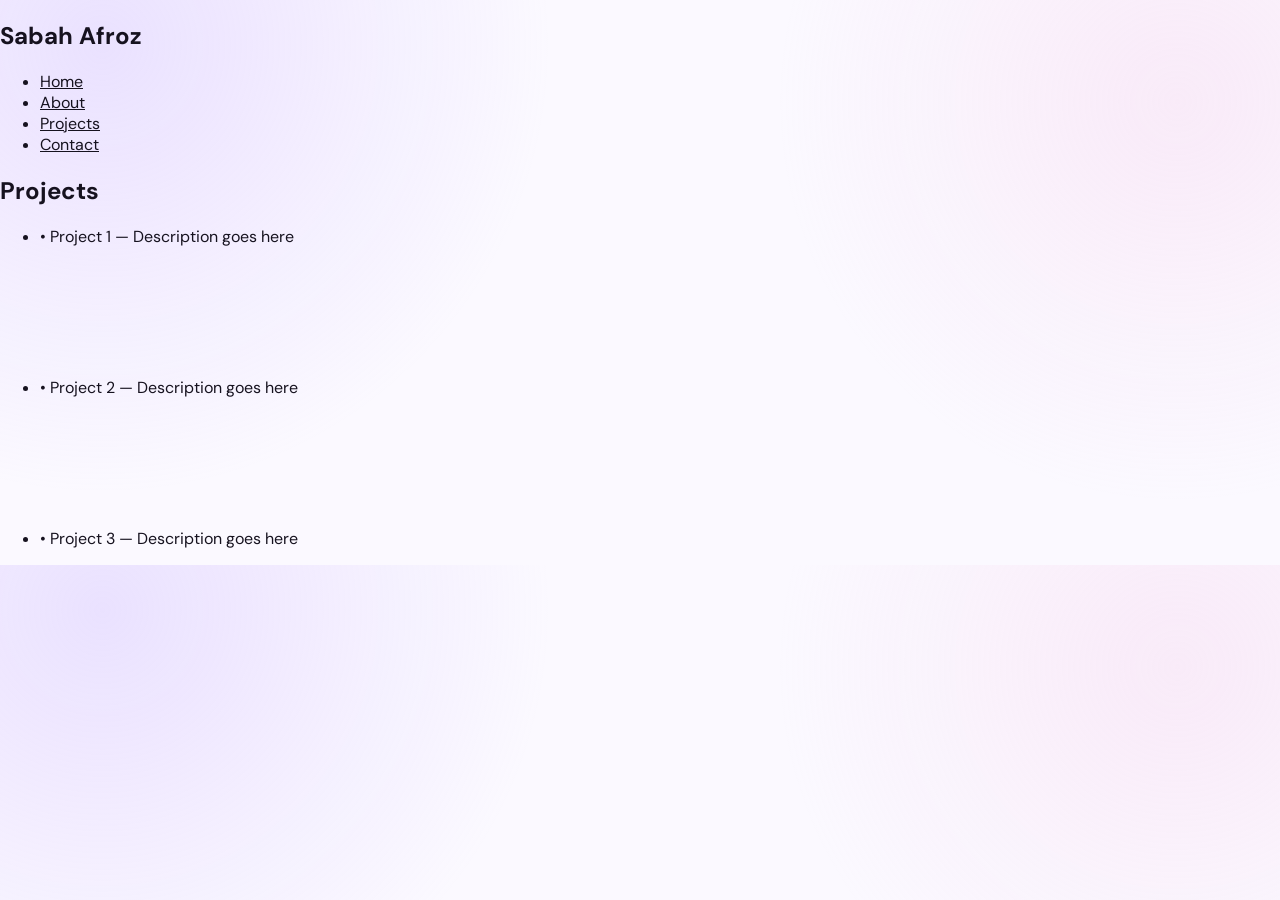
<file: projects.html>
<!DOCTYPE html>
<html lang="en">
<head>
  <meta charset="UTF-8" />
  <title>Projects | Sabah Afroz</title>
  <link rel="stylesheet" href="style.css" />
</head>
<body>
  <nav>
    <h2 class="logo">Sabah Afroz</h2>
    <ul>
      <li><a href="index.html">Home</a></li>
      <li><a href="about.html">About</a></li>
      <li><a href="projects.html" class="active">Projects</a></li>
      <li><a href="contact.html">Contact</a></li>
    </ul>
  </nav>

  <section class="page">
    <h1>Projects</h1>
    <ul class="project-list">
      <li>• Project 1 — Description goes here</li>
      <li>• Project 2 — Description goes here</li>
      <li>• Project 3 — Description goes here</li>
    </ul>
  </section>
</body>
</html>
</file>
<file: style.css>
@import url("https://fonts.googleapis.com/css2?family=DM+Sans:wght@400;500;600;700&family=Manrope:wght@500;600;700;800&display=swap");

:root {
  --ink: #16121f;
  --muted: #6f6879;
  --paper: #fbf9ff;
  --paper-2: #f3edff;
  --purple: #7141d8;
  --purple-dark: #45209b;
  --lavender: #c7afff;
  --pink: #f3c5e7;
  --line: rgba(69, 32, 155, 0.15);
  --white-glass: rgba(255, 255, 255, 0.7);
  --shadow-soft: 0 24px 80px rgba(76, 40, 140, 0.14);
  --shadow-deep: 0 36px 90px rgba(60, 25, 126, 0.24);
}

* {
  box-sizing: border-box;
}

html {
  scroll-behavior: smooth;
  scroll-padding-top: 90px;
}

body {
  margin: 0;
  overflow-x: hidden;
  color: var(--ink);

  background:
    radial-gradient(
      circle at 8% 8%,
      rgba(199, 175, 255, 0.32),
      transparent 28rem
    ),
    radial-gradient(
      circle at 92% 18%,
      rgba(243, 197, 231, 0.28),
      transparent 25rem
    ),
    var(--paper);

  font-family: "DM Sans", sans-serif;
}

a {
  color: inherit;
}

img {
  display: block;
  max-width: 100%;
}

button,
a {
  -webkit-tap-highlight-color: transparent;
}

.sr-only {
  position: absolute;
  width: 1px;
  height: 1px;
  overflow: hidden;
  clip: rect(0, 0, 0, 0);
}

.page-noise {
  position: fixed;
  inset: 0;
  z-index: 1000;
  pointer-events: none;
  opacity: 0.035;

  background-image: url("data:image/svg+xml,%3Csvg viewBox='0 0 180 180' xmlns='http://www.w3.org/2000/svg'%3E%3Cfilter id='n'%3E%3CfeTurbulence type='fractalNoise' baseFrequency='.9' numOctaves='2' stitchTiles='stitch'/%3E%3C/filter%3E%3Crect width='100%25' height='100%25' filter='url(%23n)' opacity='.7'/%3E%3C/svg%3E");
}

.ambient {
  position: fixed;
  z-index: -1;
  width: 34rem;
  height: 34rem;
  border-radius: 50%;
  pointer-events: none;
  filter: blur(90px);
  opacity: 0.22;
}

.ambient-one {
  top: 18%;
  left: -18rem;
  background: var(--lavender);
}

.ambient-two {
  top: 58%;
  right: -18rem;
  background: var(--pink);
}

.wrap {
  width: min(1180px, calc(100% - 40px));
  margin-inline: auto;
}

.section {
  padding: 110px 0;
}

/* NAVIGATION */

.topbar {
  position: fixed;
  inset: 18px 24px auto;
  z-index: 100;

  display: grid;
  grid-template-columns: auto 1fr auto;
  align-items: center;
  gap: 28px;

  min-height: 64px;
  padding: 10px 12px 10px 18px;

  border: 1px solid rgba(255, 255, 255, 0.8);
  border-radius: 999px;

  background: rgba(255, 255, 255, 0.72);
  box-shadow: 0 12px 40px rgba(56, 31, 103, 0.11);
  backdrop-filter: blur(18px);
}

.brand {
  display: grid;
  width: 43px;
  height: 43px;
  place-items: center;

  border-radius: 50%;

  color: white;
  background: linear-gradient(145deg, var(--purple), var(--purple-dark));
  box-shadow: 0 10px 25px rgba(69, 32, 155, 0.28);

  font-family: "Manrope", sans-serif;
  font-weight: 800;
  text-decoration: none;
}

.nav {
  display: flex;
  justify-content: center;
  gap: 6px;
}

.nav-link {
  padding: 10px 13px;
  border-radius: 999px;

  color: #51495c;

  font-size: 13px;
  font-weight: 700;
  text-decoration: none;

  transition:
    color 0.2s ease,
    background 0.2s ease;
}

.nav-link:hover,
.nav-link.active {
  color: var(--purple-dark);
  background: rgba(113, 65, 216, 0.1);
}

.menu-button {
  display: none;
}

/* BUTTONS */

.btn {
  display: inline-flex;
  min-height: 48px;
  align-items: center;
  justify-content: center;

  padding: 0 22px;

  border: 1px solid transparent;
  border-radius: 999px;

  font-weight: 700;
  text-decoration: none;

  transition:
    transform 0.25s ease,
    box-shadow 0.25s ease,
    background 0.25s ease;
}

.btn:hover {
  transform: translateY(-3px);
}

.btn.primary {
  color: white;
  background: linear-gradient(145deg, #8356e5, var(--purple-dark));
  box-shadow: 0 16px 35px rgba(69, 32, 155, 0.26);
}

.btn.primary:hover {
  box-shadow: 0 22px 48px rgba(69, 32, 155, 0.34);
}

.btn.secondary {
  border-color: var(--line);
  color: var(--purple-dark);
  background: rgba(255, 255, 255, 0.7);
  backdrop-filter: blur(12px);
}

/* HERO */

.hero {
  position: relative;

  display: grid;
  min-height: 100vh;
  align-items: center;

  padding-top: 130px;
  padding-bottom: 80px;
}

.hero-grid {
  display: grid;
  grid-template-columns: 1.12fr 0.88fr;
  align-items: center;
  gap: clamp(40px, 7vw, 90px);
}

.eyebrow,
.section-kicker {
  display: flex;
  align-items: center;
  gap: 10px;

  margin: 0 0 16px;

  color: var(--purple);

  font-size: 13px;
  font-weight: 800;
  letter-spacing: 0.15em;
  text-transform: uppercase;
}

.eyebrow span {
  width: 34px;
  height: 2px;
  border-radius: 2px;
  background: var(--purple);
}

.hero-title,
.section-heading h2,
.contact-inner h2 {
  font-family: "Manrope", sans-serif;
}

.hero-title {
  margin: 0;

  font-size: clamp(62px, 8vw, 118px);
  line-height: 0.88;
  letter-spacing: -0.075em;
}

.hero-title em,
.contact-inner em {
  display: block;
  color: var(--purple);
  font-style: normal;
}

.hero-typing {
  min-height: 38px;
  margin: 28px 0 18px;

  color: #493d57;

  font-size: clamp(19px, 2vw, 27px);
  font-weight: 600;
}

.cursor {
  display: inline-block;

  width: 2px;
  height: 1.05em;
  margin-left: 7px;

  vertical-align: -0.12em;

  background: var(--purple);

  animation: blink 0.9s steps(1) infinite;
}

@keyframes blink {
  50% {
    opacity: 0;
  }
}

.hero-text {
  max-width: 650px;
  margin: 0;

  color: var(--muted);

  font-size: 18px;
  line-height: 1.8;
}

.hero-actions {
  display: flex;
  flex-wrap: wrap;
  gap: 13px;

  margin-top: 30px;
}

.social-row {
  display: flex;
  flex-wrap: wrap;
  gap: 24px;

  margin-top: 28px;
}

.social-row a {
  position: relative;

  color: #4f4658;

  font-size: 14px;
  font-weight: 700;
  text-decoration: none;
}

.social-row a::after {
  position: absolute;
  right: 0;
  bottom: -5px;
  left: 0;

  height: 1px;

  content: "";

  background: var(--purple);

  transform: scaleX(0);
  transform-origin: right;

  transition: transform 0.25s ease;
}

.social-row a:hover::after {
  transform: scaleX(1);
  transform-origin: left;
}

/* SMALLER PHOTO AREA */

.hero-visual {
  position: relative;

  width: min(100%, 285px);
  margin-left: auto;

  perspective: 1300px;
  transform-style: preserve-3d;
}

.portrait-card {
  position: relative;
  z-index: 2;

  overflow: hidden;

  padding: 12px;

  border: 1px solid rgba(255, 255, 255, 0.9);
  border-radius: 34px;

  background: rgba(255, 255, 255, 0.58);
  box-shadow: var(--shadow-deep);
  backdrop-filter: blur(18px);

  transform: rotate(2deg);
  transform-style: preserve-3d;
}

.portrait-card img {
  width: 100%;
  aspect-ratio: 0.84;

  border-radius: 25px;

  object-fit: cover;
  object-position: center top;
}

.portrait-topline,
.portrait-caption {
  display: flex;
  align-items: center;
  justify-content: space-between;
  gap: 15px;
}

.portrait-topline {
  padding: 4px 7px 11px;

  color: #665b70;

  font-size: 10px;
  font-weight: 700;
  letter-spacing: 0.08em;
  text-transform: uppercase;
}

.portrait-caption {
  padding: 13px 6px 3px;
}

.portrait-caption strong {
  font-family: "Manrope", sans-serif;
  font-size: 14px;
}

.portrait-caption span {
  color: var(--muted);
  font-size: 12px;
}

.portrait-shadow {
  position: absolute;
  border-radius: 38px;
  transform-origin: center;
}

.portrait-shadow-one {
  inset: 18px -17px -18px 24px;

  background: linear-gradient(145deg, #bd9cff, #7b4cda);

  transform: rotate(8deg);
}

.portrait-shadow-two {
  inset: -17px 23px 25px -23px;

  border: 2px solid rgba(113, 65, 216, 0.23);

  transform: rotate(-7deg);
}

.floating-chip {
  position: absolute;
  z-index: 5;

  padding: 10px 14px;

  border: 1px solid rgba(255, 255, 255, 0.9);
  border-radius: 999px;

  color: #493b5b;
  background: rgba(255, 255, 255, 0.85);
  box-shadow: 0 14px 35px rgba(57, 30, 106, 0.17);
  backdrop-filter: blur(14px);

  font-size: 12px;
  font-weight: 800;

  animation: float 5s ease-in-out infinite;
}

.chip-code {
  top: 14%;
  left: -17%;
}

.chip-design {
  top: 55%;
  right: -18%;
  animation-delay: -1.3s;
}

.chip-create {
  bottom: 7%;
  left: -12%;
  animation-delay: -2.4s;
}

@keyframes float {
  0%,
  100% {
    transform: translateY(0) rotate(-1deg);
  }

  50% {
    transform: translateY(-10px) rotate(1deg);
  }
}

.scroll-cue {
  position: absolute;
  bottom: 25px;
  left: 50%;

  display: flex;
  align-items: center;
  gap: 10px;

  color: var(--muted);

  font-size: 11px;
  font-weight: 800;
  letter-spacing: 0.15em;
  text-decoration: none;
  text-transform: uppercase;

  transform: translateX(-50%);
}

.scroll-cue i {
  display: block;

  width: 34px;
  height: 1px;

  background: var(--purple);

  animation: scrollLine 1.7s ease-in-out infinite;
}

@keyframes scrollLine {
  0%,
  100% {
    transform: scaleX(0.35);
  }

  50% {
    transform: scaleX(1);
  }
}

/* ABOUT */

.about-section {
  border-radius: 55px 55px 0 0;
  background: rgba(255, 255, 255, 0.42);
}

.section-heading {
  max-width: 760px;
  margin-bottom: 55px;
}

.section-heading.compact {
  margin-bottom: 28px;
}

.section-heading h2 {
  margin: 0;

  font-size: clamp(44px, 6vw, 78px);
  line-height: 1;
  letter-spacing: -0.055em;
}

.section-heading > p:last-child {
  max-width: 650px;
  margin: 20px 0 0;

  color: var(--muted);

  font-size: 17px;
  line-height: 1.75;
}

.wrapped-grid {
  display: grid;
  grid-template-columns: repeat(12, 1fr);
  gap: 18px;
}

.wrapped-card {
  position: relative;

  grid-column: span 4;

  min-height: 245px;
  overflow: hidden;
  padding: 28px;

  border: 1px solid rgba(255, 255, 255, 0.95);
  border-radius: 30px;

  background:
    radial-gradient(
      circle at 100% 100%,
      rgba(199, 175, 255, 0.35),
      transparent 50%
    ),
    rgba(255, 255, 255, 0.72);

  box-shadow: var(--shadow-soft);

  transform-style: preserve-3d;
}

.wrapped-card::after {
  position: absolute;
  right: -35px;
  bottom: -45px;

  width: 135px;
  height: 135px;

  border: 1px solid rgba(113, 65, 216, 0.17);
  border-radius: 50%;

  content: "";
}

.wrapped-card > * {
  position: relative;
  z-index: 2;
}

.wrapped-card.main-card {
  grid-column: span 8;

  color: white;

  background:
    radial-gradient(
      circle at 90% 15%,
      rgba(255, 255, 255, 0.25),
      transparent 30%
    ),
    linear-gradient(135deg, #8d62e9, #4a209f);
}

.wrapped-label {
  display: inline-flex;

  padding: 7px 11px;

  border: 1px solid rgba(255, 255, 255, 0.28);
  border-radius: 999px;

  background: rgba(255, 255, 255, 0.12);

  font-size: 11px;
  font-weight: 800;
  letter-spacing: 0.12em;
  text-transform: uppercase;
}

.wrapped-emoji {
  display: block;
  margin-bottom: 30px;
  font-size: 35px;
}

.wrapped-card h3 {
  margin: 0 0 12px;

  font-family: "Manrope", sans-serif;
  font-size: 24px;
}

.main-card h3 {
  max-width: 600px;

  font-size: clamp(31px, 4vw, 48px);
  line-height: 1.05;
}

.wrapped-card p {
  margin: 0;

  color: var(--muted);

  line-height: 1.65;
}

.main-card p {
  max-width: 620px;

  color: rgba(255, 255, 255, 0.84);

  font-size: 16px;
}

/* EDUCATION */

.education-block {
  margin-top: 110px;
}

.education-grid {
  display: grid;
  grid-template-columns: 1fr 1fr;
  gap: 18px;
}

.education-card {
  display: flex;
  gap: 24px;

  padding: 30px;

  border: 1px solid var(--line);
  border-radius: 28px;

  background: rgba(255, 255, 255, 0.62);
  box-shadow: var(--shadow-soft);
}

.education-number {
  color: var(--purple);

  font-family: "Manrope", sans-serif;
  font-size: 14px;
  font-weight: 800;
}

.education-card h3 {
  margin: 0 0 7px;

  font-family: "Manrope", sans-serif;
  font-size: 22px;
}

.education-card p {
  margin: 0 0 17px;
  color: var(--muted);
}

.tag-row {
  display: flex;
  flex-wrap: wrap;
  gap: 8px;
}

.tag-row span {
  padding: 7px 11px;

  border: 1px solid rgba(113, 65, 216, 0.14);
  border-radius: 999px;

  color: #654d8a;
  background: rgba(113, 65, 216, 0.07);

  font-size: 12px;
  font-weight: 700;
}

/* =========================================
   CREATIVE 3D TECH ARSENAL
========================================= */

.skills-section {
  position: relative;
  overflow: hidden;

  background:
    radial-gradient(
      circle at 15% 25%,
      rgba(199, 175, 255, 0.32),
      transparent 25rem
    ),
    radial-gradient(
      circle at 85% 75%,
      rgba(243, 197, 231, 0.28),
      transparent 24rem
    ),
    linear-gradient(
      180deg,
      rgba(255, 255, 255, 0.25),
      rgba(244, 238, 255, 0.7),
      rgba(255, 255, 255, 0.25)
    );
}

.skills-heading {
  position: relative;
  z-index: 2;
}

.skills-background-shape {
  position: absolute;

  width: 360px;
  height: 360px;

  border-radius: 50%;

  pointer-events: none;

  filter: blur(4px);
  opacity: 0.45;
}

.skills-shape-one {
  top: 90px;
  left: -230px;

  border: 1px solid rgba(113, 65, 216, 0.18);

  box-shadow:
    inset 0 0 80px rgba(199, 175, 255, 0.25),
    0 0 80px rgba(199, 175, 255, 0.2);
}

.skills-shape-two {
  right: -230px;
  bottom: 20px;

  border: 1px solid rgba(243, 197, 231, 0.3);

  box-shadow:
    inset 0 0 80px rgba(243, 197, 231, 0.28),
    0 0 80px rgba(243, 197, 231, 0.22);
}

.tech-arsenal {
  position: relative;
  z-index: 2;

  display: grid;
  grid-template-columns: repeat(2, minmax(0, 1fr));
  gap: 28px;

  perspective: 1500px;
}

/* MAIN SKILL CARDS */

.tech-card {
  position: relative;

  min-height: 410px;
  overflow: hidden;

  padding: 32px;

  border: 1px solid rgba(255, 255, 255, 0.92);
  border-radius: 34px;

  background:
    radial-gradient(
      circle at 90% 10%,
      rgba(255, 255, 255, 0.9),
      transparent 34%
    ),
    rgba(255, 255, 255, 0.68);

  box-shadow:
    0 25px 65px rgba(70, 39, 125, 0.13),
    inset 0 1px 0 rgba(255, 255, 255, 0.9);

  backdrop-filter: blur(18px);

  transform-style: preserve-3d;

  transition:
    transform 0.3s ease,
    box-shadow 0.3s ease,
    border-color 0.3s ease;
}

.tech-card:hover {
  border-color: rgba(113, 65, 216, 0.28);

  box-shadow:
    0 36px 85px rgba(70, 39, 125, 0.2),
    inset 0 1px 0 rgba(255, 255, 255, 0.95);
}

.tech-card::before {
  position: absolute;
  inset: 0;

  content: "";

  pointer-events: none;

  background:
    linear-gradient(
      115deg,
      transparent 20%,
      rgba(255, 255, 255, 0.5) 42%,
      transparent 65%
    );

  transform: translateX(-120%);

  transition: transform 0.8s ease;
}

.tech-card:hover::before {
  transform: translateX(120%);
}

.tech-card > * {
  position: relative;
  z-index: 2;
}

.tech-card-languages {
  transform: rotate(-1.2deg);
}

.tech-card-frameworks {
  transform: rotate(1.2deg);
}

.tech-card-tools {
  transform: rotate(1deg);
}

.tech-card-strengths {
  transform: rotate(-1deg);
}

.tech-card-top {
  display: flex;
  align-items: center;
  justify-content: space-between;

  margin-bottom: 25px;
}

.tech-icon {
  display: grid;

  width: 58px;
  height: 58px;

  place-items: center;

  border: 1px solid rgba(255, 255, 255, 0.9);
  border-radius: 18px;

  color: white;

  background:
    linear-gradient(
      145deg,
      #9369eb,
      #5424aa
    );

  box-shadow:
    0 15px 30px rgba(72, 35, 145, 0.26),
    inset 0 1px 0 rgba(255, 255, 255, 0.4);

  font-family: "Manrope", sans-serif;
  font-size: 21px;
  font-weight: 800;

  transform:
    translateZ(35px)
    rotate(-4deg);
}

.tech-card:hover .tech-icon {
  animation: techIconBounce 0.7s ease;
}

@keyframes techIconBounce {
  0%,
  100% {
    transform:
      translateZ(35px)
      translateY(0)
      rotate(-4deg);
  }

  50% {
    transform:
      translateZ(50px)
      translateY(-8px)
      rotate(5deg);
  }
}

.tech-number {
  color: rgba(113, 65, 216, 0.38);

  font-family: "Manrope", sans-serif;
  font-size: 13px;
  font-weight: 800;
  letter-spacing: 0.18em;
}

.tech-card h3 {
  margin: 0 0 12px;

  color: var(--ink);

  font-family: "Manrope", sans-serif;
  font-size: clamp(31px, 4vw, 44px);
  line-height: 1;
  letter-spacing: -0.045em;

  transform: translateZ(22px);
}

.tech-card > p {
  max-width: 530px;
  margin: 0 0 26px;

  color: var(--muted);

  line-height: 1.7;
}

/* TECH PILLS */

.tech-pill-list {
  display: flex;
  flex-wrap: wrap;
  gap: 11px;
}

.tech-pill {
  display: inline-flex;
  align-items: center;
  gap: 8px;

  padding: 11px 14px;

  border: 1px solid rgba(113, 65, 216, 0.14);
  border-radius: 14px;

  color: #51425f;

  background:
    linear-gradient(
      145deg,
      rgba(255, 255, 255, 0.94),
      rgba(244, 238, 255, 0.82)
    );

  box-shadow:
    0 9px 20px rgba(74, 43, 127, 0.09),
    inset 0 1px 0 rgba(255, 255, 255, 0.9);

  font-size: 13px;
  font-weight: 700;

  transform: translateZ(15px);

  transition:
    transform 0.22s ease,
    box-shadow 0.22s ease,
    color 0.22s ease;
}

.tech-pill:hover {
  color: var(--purple-dark);

  box-shadow:
    0 15px 28px rgba(74, 43, 127, 0.16);

  transform:
    translateY(-5px)
    translateZ(25px)
    rotate(-1deg);
}

.pill-dot {
  display: block;

  width: 7px;
  height: 7px;

  border-radius: 50%;

  background: linear-gradient(
    145deg,
    #a87bf2,
    var(--purple-dark)
  );

  box-shadow: 0 0 0 4px rgba(113, 65, 216, 0.08);
}

/* LANGUAGE DECORATION */

.tech-card-decoration {
  position: absolute;
  right: 20px;
  bottom: -30px;

  display: flex;
  gap: 4px;

  color: rgba(113, 65, 216, 0.07);

  font-family: monospace;
  font-size: 150px;
  font-weight: 800;

  pointer-events: none;

  transform: rotate(-8deg);
}

/* FRAMEWORK CODE WINDOW */

.framework-window {
  margin-top: 28px;
  overflow: hidden;

  border: 1px solid rgba(113, 65, 216, 0.14);
  border-radius: 17px;

  background: #21172d;

  box-shadow:
    0 20px 40px rgba(37, 21, 50, 0.2);

  transform:
    translateZ(18px)
    rotate(-1deg);
}

.framework-window-bar {
  display: flex;
  gap: 6px;

  padding: 11px 13px;

  background: rgba(255, 255, 255, 0.07);
}

.framework-window-bar span {
  width: 7px;
  height: 7px;

  border-radius: 50%;

  background: rgba(255, 255, 255, 0.35);
}

.framework-code {
  padding: 22px;

  color: #eee6ff;

  font-family: monospace;
  font-size: 13px;
  line-height: 1.7;
}

.framework-code span {
  color: #d7a9ff;
}

.framework-code strong {
  color: #aee7cf;
  font-weight: 500;
}

/* TOOL CUBES */

.tool-cubes {
  position: absolute;
  right: 30px;
  bottom: 25px;

  width: 100px;
  height: 80px;

  pointer-events: none;
}

.tool-cube {
  position: absolute;

  display: block;

  width: 38px;
  height: 38px;

  border: 1px solid rgba(255, 255, 255, 0.7);
  border-radius: 10px;

  background:
    linear-gradient(
      145deg,
      rgba(166, 124, 238, 0.75),
      rgba(75, 31, 158, 0.85)
    );

  box-shadow:
    10px 12px 25px rgba(72, 35, 145, 0.2);

  transform:
    rotate(30deg)
    skew(-5deg);
}

.cube-one {
  top: 3px;
  left: 5px;

  animation: cubeFloat 4s ease-in-out infinite;
}

.cube-two {
  top: 29px;
  left: 37px;

  width: 30px;
  height: 30px;

  animation: cubeFloat 4s ease-in-out infinite -1.3s;
}

.cube-three {
  top: 7px;
  right: 0;

  width: 24px;
  height: 24px;

  animation: cubeFloat 4s ease-in-out infinite -2.3s;
}

@keyframes cubeFloat {
  0%,
  100% {
    transform:
      translateY(0)
      rotate(30deg)
      skew(-5deg);
  }

  50% {
    transform:
      translateY(-10px)
      rotate(38deg)
      skew(-5deg);
  }
}

/* STRENGTH METERS */

.strength-meter {
  margin-top: 21px;
}

.strength-label {
  display: flex;
  align-items: center;
  justify-content: space-between;

  margin-bottom: 8px;

  color: #554a60;

  font-size: 12px;
  font-weight: 700;
}

.strength-label span:last-child {
  color: var(--purple);
}

.strength-track {
  position: relative;

  height: 10px;
  overflow: hidden;

  border-radius: 999px;

  background: rgba(113, 65, 216, 0.09);

  box-shadow:
    inset 0 2px 5px rgba(61, 29, 118, 0.08);
}

.strength-track > span {
  position: absolute;
  inset: 0 auto 0 0;

  border-radius: inherit;

  background:
    linear-gradient(
      90deg,
      #ae82ef,
      #7141d8,
      #47209c
    );

  box-shadow:
    0 5px 15px rgba(113, 65, 216, 0.26);

  transform-origin: left;

  animation: strengthGrow 1.5s ease both;
}

@keyframes strengthGrow {
  from {
    transform: scaleX(0);
  }

  to {
    transform: scaleX(1);
  }
}

/* CENTER 3D TECH ORB */

.tech-center {
  position: relative;

  grid-column: 1 / -1;

  display: grid;

  min-height: 330px;

  place-items: center;

  margin: 10px 0 22px;

  perspective: 1500px;
}

.tech-core {
  position: relative;
  z-index: 5;

  display: flex;
  flex-direction: column;
  align-items: center;
  justify-content: center;

  width: 210px;
  height: 210px;

  border: 1px solid rgba(255, 255, 255, 0.8);
  border-radius: 50%;

  color: white;

  background:
    radial-gradient(
      circle at 30% 20%,
      rgba(255, 255, 255, 0.45),
      transparent 24%
    ),
    linear-gradient(
      145deg,
      #a77af0,
      #7040d4 50%,
      #3f188e
    );

  box-shadow:
    0 35px 70px rgba(67, 29, 142, 0.32),
    inset 0 2px 2px rgba(255, 255, 255, 0.45);

  transform-style: preserve-3d;

  animation: coreFloat 5s ease-in-out infinite;
}

@keyframes coreFloat {
  0%,
  100% {
    transform:
      translateY(0)
      rotateX(3deg)
      rotateY(-4deg);
  }

  50% {
    transform:
      translateY(-12px)
      rotateX(-3deg)
      rotateY(5deg);
  }
}

.tech-core::after {
  position: absolute;
  inset: 14px;

  border: 1px solid rgba(255, 255, 255, 0.2);
  border-radius: 50%;

  content: "";
}

.tech-core-glow {
  position: absolute;
  inset: -30px;

  z-index: -1;

  border-radius: 50%;

  background: rgba(128, 76, 222, 0.24);

  filter: blur(25px);
}

.tech-core-small {
  margin-bottom: 3px;

  color: rgba(255, 255, 255, 0.72);

  font-size: 11px;
  font-weight: 800;
  letter-spacing: 0.16em;
  text-transform: uppercase;
}

.tech-core strong {
  font-family: "Manrope", sans-serif;
  font-size: 38px;
  line-height: 0.9;
  letter-spacing: -0.05em;
}

.tech-core-symbol {
  margin-top: 13px;

  color: #eadfff;

  font-family: monospace;
  font-size: 18px;
  font-weight: 800;
}

.tech-orbit {
  position: absolute;

  border: 1px solid rgba(113, 65, 216, 0.2);
  border-radius: 50%;

  pointer-events: none;
}

.orbit-one {
  width: 300px;
  height: 300px;

  transform: rotateX(65deg) rotateZ(8deg);

  animation: orbitSpinOne 10s linear infinite;
}

.orbit-two {
  width: 390px;
  height: 210px;

  transform: rotate(-15deg);

  animation: orbitSpinTwo 14s linear infinite;
}

.orbit-three {
  width: 270px;
  height: 390px;

  transform: rotate(55deg);

  animation: orbitSpinThree 17s linear infinite;
}

@keyframes orbitSpinOne {
  from {
    transform: rotateX(65deg) rotateZ(0deg);
  }

  to {
    transform: rotateX(65deg) rotateZ(360deg);
  }
}

@keyframes orbitSpinTwo {
  from {
    transform: rotate(-15deg);
  }

  to {
    transform: rotate(345deg);
  }
}

@keyframes orbitSpinThree {
  from {
    transform: rotate(55deg);
  }

  to {
    transform: rotate(415deg);
  }
}

.orbit-dot {
  position: absolute;
  z-index: 4;

  width: 13px;
  height: 13px;

  border-radius: 50%;

  background:
    linear-gradient(
      145deg,
      #d5c0ff,
      #7041d8
    );

  box-shadow:
    0 0 0 6px rgba(113, 65, 216, 0.08),
    0 8px 20px rgba(75, 35, 146, 0.25);

  animation: orbitDotFloat 3.8s ease-in-out infinite;
}

.dot-one {
  top: 42px;
  left: 35%;
}

.dot-two {
  top: 50%;
  right: 25%;
  animation-delay: -1s;
}

.dot-three {
  bottom: 38px;
  left: 30%;
  animation-delay: -2s;
}

.dot-four {
  top: 42%;
  left: 22%;
  animation-delay: -2.8s;
}

@keyframes orbitDotFloat {
  0%,
  100% {
    transform: scale(1) translateY(0);
  }

  50% {
    transform: scale(1.25) translateY(-7px);
  }
}

/* BOTTOM MESSAGE */

.skills-bottom-message {
  display: flex;
  align-items: center;
  justify-content: center;
  gap: 14px;

  max-width: 760px;

  margin: 55px auto 0;
  padding: 20px 25px;

  border: 1px solid rgba(113, 65, 216, 0.13);
  border-radius: 999px;

  background: rgba(255, 255, 255, 0.6);

  box-shadow:
    0 15px 40px rgba(71, 37, 127, 0.1);

  backdrop-filter: blur(15px);

  text-align: center;
}

.skills-bottom-message p {
  margin: 0;

  color: var(--muted);

  font-size: 15px;
}

.skills-bottom-message strong {
  color: var(--purple-dark);
}

.skills-message-icon {
  color: var(--purple);

  font-size: 20px;

  animation: messageSparkle 2.5s ease-in-out infinite;
}

@keyframes messageSparkle {
  0%,
  100% {
    transform: rotate(0) scale(1);
  }

  50% {
    transform: rotate(180deg) scale(1.25);
  }
}

/* TABLET TECH ARSENAL */

@media (max-width: 900px) {
  .tech-arsenal {
    grid-template-columns: 1fr;
  }

  .tech-center {
    grid-column: auto;
  }

  .tech-card {
    min-height: auto;
  }

  .tech-card-languages,
  .tech-card-frameworks,
  .tech-card-tools,
  .tech-card-strengths {
    transform: none;
  }
}

/* MOBILE TECH ARSENAL */

@media (max-width: 600px) {
  .tech-center {
    min-height: 270px;
  }

  .tech-core {
    width: 160px;
    height: 160px;
  }

  .tech-core strong {
    font-size: 30px;
  }

  .orbit-one {
    width: 225px;
    height: 225px;
  }

  .orbit-two {
    width: 280px;
    height: 165px;
  }

  .orbit-three {
    width: 200px;
    height: 280px;
  }

  .dot-one {
    top: 35px;
    left: 28%;
  }

  .dot-two {
    right: 15%;
  }

  .dot-three {
    bottom: 30px;
    left: 24%;
  }

  .dot-four {
    left: 12%;
  }

  .tech-card {
    padding: 25px;
    border-radius: 27px;
  }

  .tech-card h3 {
    font-size: 34px;
  }

  .tech-icon {
    width: 51px;
    height: 51px;
  }

  .tech-pill {
    padding: 10px 12px;
  }

  .tool-cubes {
    display: none;
  }

  .skills-bottom-message {
    align-items: flex-start;

    border-radius: 25px;

    text-align: left;
  }
}

/* PROJECTS */

.projects-section {
  overflow: hidden;

  background: linear-gradient(
    180deg,
    transparent,
    rgba(236, 227, 255, 0.48),
    transparent
  );
}

.project-list {
  display: grid;
  gap: 130px;
}

.project-row {
  display: grid;
  grid-template-columns: 1.15fr 0.85fr;
  align-items: center;
  gap: clamp(45px, 8vw, 100px);
}

.project-row.reverse {
  grid-template-columns: 0.85fr 1.15fr;
}

.project-row.reverse .project-visual {
  order: 2;
}

.project-row.reverse .project-copy {
  order: 1;
}

.project-visual {
  position: relative;

  display: grid;
  min-height: 430px;
  place-items: center;
  overflow: hidden;

  padding: clamp(24px, 5vw, 55px);

  border: 1px solid rgba(255, 255, 255, 0.9);
  border-radius: 42px;

  box-shadow: var(--shadow-deep);

  text-decoration: none;

  perspective: 1200px;
  transform-style: preserve-3d;
}

.project-wolf {
  background: linear-gradient(145deg, #f7d9bd, #b86d45);
}

.project-roots {
  background: linear-gradient(145deg, #d6efd8, #5b9a78);
}

.project-game {
  background: linear-gradient(145deg, #24153d, #6844a4);
}

.project-coffee {
  background: linear-gradient(145deg, #f2dfcf, #9a634a);
}

.browser {
  width: 100%;
  overflow: hidden;

  border: 8px solid rgba(255, 255, 255, 0.75);
  border-radius: 22px;

  background: rgba(255, 255, 255, 0.92);
  box-shadow: 0 28px 60px rgba(33, 18, 61, 0.25);

  transform: rotate(-2.5deg) translateZ(28px);

  transition: transform 0.35s ease;
}

.project-row.reverse .browser {
  transform: rotate(2.5deg) translateZ(28px);
}

.project-visual:hover .browser {
  transform: rotate(0) translateY(-8px) translateZ(35px) scale(1.02);
}

.browser-bar {
  display: flex;
  align-items: center;
  gap: 7px;

  padding: 12px 14px;

  color: #7d7483;
  background: #f1edf4;

  font-size: 10px;
}

.browser-bar i {
  width: 8px;
  height: 8px;
  border-radius: 50%;
  background: #c9c2ce;
}

.browser-bar span {
  margin-left: 8px;
}

.mockup-content {
  min-height: 245px;
  padding: 30px;
}

.mockup-eyebrow {
  display: block;
  margin-bottom: 10px;

  color: rgba(55, 41, 63, 0.65);

  font-size: 10px;
  font-weight: 800;
  letter-spacing: 0.12em;
  text-transform: uppercase;
}

.mockup-content strong,
.game-screen > strong,
.project-coffee .browser > strong {
  display: block;

  color: #2a2031;

  font-family: "Manrope", sans-serif;
  font-size: clamp(34px, 5vw, 60px);
  letter-spacing: -0.05em;
}

.mockup-menu,
.resource-bubbles {
  display: flex;
  flex-wrap: wrap;
  gap: 8px;

  margin-top: 35px;
}

.mockup-menu span,
.resource-bubbles span {
  padding: 10px 13px;

  border-radius: 12px;

  background: rgba(255, 255, 255, 0.72);
  box-shadow: 0 8px 20px rgba(42, 32, 49, 0.08);

  font-size: 11px;
  font-weight: 700;
}

.game-screen {
  position: relative;

  min-height: 315px;
  padding: 48px 38px;

  color: white;

  border-color: rgba(255, 255, 255, 0.12);

  background:
    radial-gradient(circle at 75% 15%, #a26ce1, transparent 33%),
    #171025;
}

.game-screen > strong {
  color: white;
}

.game-screen .mockup-eyebrow {
  color: rgba(255, 255, 255, 0.6);
}

.game-screen button {
  margin-top: 30px;
  padding: 10px 17px;

  border: 1px solid rgba(255, 255, 255, 0.25);
  border-radius: 999px;

  color: white;
  background: rgba(255, 255, 255, 0.1);

  font: inherit;
  font-size: 11px;
}

.coffee-cup {
  margin: 40px 0 8px;

  font-size: 70px;

  filter: drop-shadow(0 20px 20px rgba(79, 43, 28, 0.25));
}

.project-coffee .browser {
  padding: 25px 35px 40px;
  text-align: center;
}

.project-coffee .browser > strong {
  font-size: 43px;
}

.project-coffee .mockup-eyebrow {
  margin-top: 8px;
}

.project-index {
  color: var(--purple);

  font-size: 12px;
  font-weight: 800;
  letter-spacing: 0.13em;
  text-transform: uppercase;
}

.project-copy h3 {
  margin: 15px 0 18px;

  font-family: "Manrope", sans-serif;
  font-size: clamp(40px, 5vw, 65px);
  line-height: 0.95;
  letter-spacing: -0.055em;
}

.project-copy p {
  margin: 0 0 23px;

  color: var(--muted);

  font-size: 16px;
  line-height: 1.8;
}

.project-link {
  display: inline-flex;
  align-items: center;
  gap: 9px;

  margin-top: 25px;

  color: var(--purple-dark);

  font-weight: 800;
  text-decoration: none;
}

.project-link b {
  transition: transform 0.2s ease;
}

.project-link:hover b {
  transform: translate(4px, -4px);
}

/* =========================================
   CREATIVE 3D EXPERIENCE TIMELINE
========================================= */

.experience-section {
  position: relative;
  overflow: hidden;

  background:
    radial-gradient(
      circle at 10% 25%,
      rgba(199, 175, 255, 0.25),
      transparent 27rem
    ),
    radial-gradient(
      circle at 90% 75%,
      rgba(243, 197, 231, 0.25),
      transparent 26rem
    ),
    linear-gradient(
      180deg,
      rgba(255, 255, 255, 0.15),
      rgba(246, 241, 255, 0.6),
      rgba(255, 255, 255, 0.15)
    );
}

.experience-heading {
  position: relative;
  z-index: 3;
}

.experience-glow {
  position: absolute;

  width: 420px;
  height: 420px;

  border-radius: 50%;

  pointer-events: none;

  filter: blur(85px);
  opacity: 0.2;
}

.experience-glow-one {
  top: 20%;
  left: -250px;

  background: var(--lavender);
}

.experience-glow-two {
  right: -260px;
  bottom: 10%;

  background: var(--pink);
}

/* TIMELINE */

.career-timeline {
  position: relative;

  display: grid;
  gap: 90px;

  padding: 25px 0;

  perspective: 1500px;
}

.timeline-line {
  position: absolute;
  top: 0;
  bottom: 0;
  left: 50%;

  width: 3px;

  border-radius: 999px;

  background:
    linear-gradient(
      180deg,
      rgba(113, 65, 216, 0),
      rgba(113, 65, 216, 0.55) 10%,
      rgba(113, 65, 216, 0.55) 90%,
      rgba(113, 65, 216, 0)
    );

  box-shadow:
    0 0 25px rgba(113, 65, 216, 0.2);

  transform: translateX(-50%);
}

.career-item {
  position: relative;

  display: grid;
  grid-template-columns: 1fr 80px 1fr;
  align-items: center;
}

.career-item-left .experience-3d-card {
  grid-column: 1;
}

.career-item-right .experience-3d-card {
  grid-column: 3;
}

.timeline-marker {
  position: absolute;
  left: 50%;
  z-index: 5;

  display: grid;

  width: 58px;
  height: 58px;

  place-items: center;

  border: 8px solid var(--paper);
  border-radius: 50%;

  color: white;

  background:
    linear-gradient(
      145deg,
      #9f76ec,
      #7141d8 55%,
      #442094
    );

  box-shadow:
    0 15px 35px rgba(69, 32, 155, 0.28),
    inset 0 1px 1px rgba(255, 255, 255, 0.45);

  transform: translateX(-50%);
}

.timeline-marker span {
  font-family: "Manrope", sans-serif;
  font-size: 11px;
  font-weight: 800;
  letter-spacing: 0.08em;
}

/* MAIN EXPERIENCE CARD */

.experience-3d-card {
  position: relative;

  min-height: 440px;
  overflow: hidden;

  padding: 32px;

  border: 1px solid rgba(255, 255, 255, 0.92);
  border-radius: 34px;

  background:
    radial-gradient(
      circle at 95% 4%,
      rgba(255, 255, 255, 0.95),
      transparent 34%
    ),
    rgba(255, 255, 255, 0.7);

  box-shadow:
    0 28px 70px rgba(69, 37, 124, 0.15),
    inset 0 1px 0 rgba(255, 255, 255, 0.95);

  backdrop-filter: blur(20px);

  transform-style: preserve-3d;

  transition:
    box-shadow 0.3s ease,
    border-color 0.3s ease;
}

.career-item-left .experience-3d-card {
  transform: rotateY(2deg) rotateZ(-0.5deg);
}

.career-item-right .experience-3d-card {
  transform: rotateY(-2deg) rotateZ(0.5deg);
}

.experience-3d-card:hover {
  border-color: rgba(113, 65, 216, 0.3);

  box-shadow:
    0 42px 95px rgba(69, 37, 124, 0.23),
    inset 0 1px 0 rgba(255, 255, 255, 1);
}

.experience-card-shine {
  position: absolute;
  inset: 0;

  z-index: 1;

  pointer-events: none;

  background:
    linear-gradient(
      115deg,
      transparent 25%,
      rgba(255, 255, 255, 0.65) 45%,
      transparent 68%
    );

  transform: translateX(-130%);

  transition: transform 0.9s ease;
}

.experience-3d-card:hover .experience-card-shine {
  transform: translateX(130%);
}

.experience-3d-card > * {
  position: relative;
  z-index: 2;
}

.experience-card-header {
  display: flex;
  align-items: center;
  justify-content: space-between;
  gap: 18px;

  margin-bottom: 25px;
}

.company-icon {
  display: grid;

  width: 62px;
  height: 62px;

  place-items: center;

  border: 1px solid rgba(255, 255, 255, 0.92);
  border-radius: 19px;

  color: white;

  background:
    linear-gradient(
      145deg,
      #a078ed,
      #7545d7 55%,
      #442094
    );

  box-shadow:
    0 16px 35px rgba(69, 32, 155, 0.28),
    inset 0 1px 0 rgba(255, 255, 255, 0.4);

  font-family: "Manrope", sans-serif;
  font-size: 16px;
  font-weight: 800;

  transform:
    translateZ(38px)
    rotate(-5deg);

  transition: transform 0.3s ease;
}

.experience-3d-card:hover .company-icon {
  transform:
    translateZ(55px)
    translateY(-6px)
    rotate(4deg);
}

.experience-date-badge {
  padding: 9px 13px;

  border: 1px solid rgba(113, 65, 216, 0.13);
  border-radius: 999px;

  color: var(--purple-dark);

  background: rgba(244, 238, 255, 0.8);

  font-size: 10px;
  font-weight: 800;
  letter-spacing: 0.08em;
  text-transform: uppercase;

  box-shadow:
    0 9px 20px rgba(69, 37, 124, 0.08);
}

.experience-type {
  margin: 0 0 9px;

  color: var(--purple);

  font-size: 11px;
  font-weight: 800;
  letter-spacing: 0.14em;
  text-transform: uppercase;
}

.experience-card-content h3 {
  margin: 0 0 15px;

  color: var(--ink);

  font-family: "Manrope", sans-serif;
  font-size: clamp(29px, 4vw, 42px);
  line-height: 1.05;
  letter-spacing: -0.045em;

  transform: translateZ(22px);
}

.company-row {
  display: flex;
  flex-wrap: wrap;
  align-items: center;
  gap: 9px;

  margin-bottom: 21px;
}

.company-row strong {
  color: #4f3d63;

  font-size: 15px;
}

.company-row span {
  padding: 5px 9px;

  border-radius: 999px;

  color: #756884;
  background: rgba(113, 65, 216, 0.07);

  font-size: 10px;
  font-weight: 700;
}

.experience-summary {
  margin: 0 0 22px;

  color: var(--muted);

  font-size: 15px;
  line-height: 1.7;
}

.experience-points {
  display: grid;
  gap: 12px;

  margin: 0;
  padding: 0;

  list-style: none;
}

.experience-points li {
  position: relative;

  padding-left: 24px;

  color: #655d6e;

  font-size: 14px;
  line-height: 1.65;
}

.experience-points li::before {
  position: absolute;
  top: 8px;
  left: 0;

  width: 9px;
  height: 9px;

  border-radius: 3px;

  content: "";

  background:
    linear-gradient(
      145deg,
      #b18af2,
      var(--purple-dark)
    );

  box-shadow:
    0 0 0 5px rgba(113, 65, 216, 0.07);

  transform: rotate(45deg);
}

/* TECHNOLOGY TAGS */

.experience-tags {
  display: flex;
  flex-wrap: wrap;
  gap: 8px;

  margin-top: 25px;
}

.experience-tags span {
  padding: 9px 12px;

  border: 1px solid rgba(113, 65, 216, 0.13);
  border-radius: 13px;

  color: #5b4774;

  background:
    linear-gradient(
      145deg,
      rgba(255, 255, 255, 0.95),
      rgba(244, 238, 255, 0.82)
    );

  box-shadow:
    0 8px 19px rgba(69, 37, 124, 0.08);

  font-size: 11px;
  font-weight: 700;

  transform: translateZ(14px);

  transition:
    transform 0.2s ease,
    box-shadow 0.2s ease;
}

.experience-tags span:hover {
  box-shadow:
    0 15px 28px rgba(69, 37, 124, 0.14);

  transform:
    translateY(-4px)
    translateZ(25px);
}

/* DECORATIVE CODE */

.experience-corner-code {
  position: absolute;
  right: 18px;
  bottom: -17px;

  color: rgba(113, 65, 216, 0.07);

  font-family: monospace;
  font-size: 76px;
  font-weight: 800;

  pointer-events: none;

  transform:
    rotate(-8deg)
    translateZ(5px);
}

/* SLIGHTLY DIFFERENT CARD PERSONALITIES */

.experience-webdev {
  background:
    radial-gradient(
      circle at 93% 8%,
      rgba(255, 236, 189, 0.8),
      transparent 35%
    ),
    rgba(255, 255, 255, 0.72);
}

.experience-baxter {
  background:
    radial-gradient(
      circle at 93% 8%,
      rgba(213, 238, 255, 0.75),
      transparent 35%
    ),
    rgba(255, 255, 255, 0.72);
}

.experience-ncsu {
  background:
    radial-gradient(
      circle at 93% 8%,
      rgba(255, 221, 225, 0.7),
      transparent 35%
    ),
    rgba(255, 255, 255, 0.72);
}

.experience-udp {
  background:
    radial-gradient(
      circle at 93% 8%,
      rgba(219, 210, 255, 0.75),
      transparent 35%
    ),
    rgba(255, 255, 255, 0.72);
}

.experience-ra {
  background:
    radial-gradient(
      circle at 93% 8%,
      rgba(221, 244, 228, 0.75),
      transparent 35%
    ),
    rgba(255, 255, 255, 0.72);
}

/* FINAL EXPERIENCE MESSAGE */

.experience-footer-message {
  display: flex;
  align-items: center;
  justify-content: center;
  gap: 14px;

  max-width: 760px;

  margin: 70px auto 0;
  padding: 20px 27px;

  border: 1px solid rgba(113, 65, 216, 0.14);
  border-radius: 999px;

  background: rgba(255, 255, 255, 0.66);

  box-shadow:
    0 17px 45px rgba(69, 37, 124, 0.11);

  backdrop-filter: blur(16px);

  text-align: center;
}

.experience-footer-message p {
  margin: 0;

  color: var(--muted);

  font-size: 15px;
}

.experience-footer-message strong {
  color: var(--purple-dark);
}

.experience-footer-icon {
  display: grid;

  width: 34px;
  height: 34px;

  flex: 0 0 auto;
  place-items: center;

  border-radius: 50%;

  color: white;

  background:
    linear-gradient(
      145deg,
      #956be8,
      var(--purple-dark)
    );

  box-shadow:
    0 9px 22px rgba(69, 32, 155, 0.22);

  font-size: 15px;

  animation: experienceArrow 2.5s ease-in-out infinite;
}

@keyframes experienceArrow {
  0%,
  100% {
    transform: translate(0, 0);
  }

  50% {
    transform: translate(4px, -4px);
  }
}
 /* TABLET */

@media (max-width: 950px) {
  .timeline-line {
    left: 30px;
  }

  .career-item {
    grid-template-columns: 75px 1fr;
  }

  .timeline-marker {
    left: 30px;
  }

  .career-item-left .experience-3d-card,
  .career-item-right .experience-3d-card {
    grid-column: 2;

    transform: none;
  }
}

/* MOBILE */

@media (max-width: 620px) {
  .career-timeline {
    gap: 60px;
  }

  .timeline-line {
    left: 22px;
  }

  .career-item {
    grid-template-columns: 52px 1fr;
  }

  .timeline-marker {
    left: 22px;

    width: 44px;
    height: 44px;

    border-width: 6px;
  }

  .timeline-marker span {
    font-size: 9px;
  }

  .experience-3d-card {
    grid-column: 2;

    min-height: auto;
    padding: 24px;

    border-radius: 27px;
  }

  .experience-card-header {
    align-items: flex-start;
  }

  .company-icon {
    width: 52px;
    height: 52px;

    border-radius: 16px;

    font-size: 13px;
  }

  .experience-date-badge {
    max-width: 160px;

    padding: 8px 10px;

    font-size: 8px;
    text-align: center;
  }

  .experience-card-content h3 {
    font-size: 30px;
  }

  .company-row {
    align-items: flex-start;
    flex-direction: column;
  }

  .experience-footer-message {
    align-items: flex-start;

    border-radius: 25px;

    text-align: left;
  }

  .experience-corner-code {
    font-size: 55px;
  }
}

/* CONTACT */

.contact-section {
  padding-bottom: 130px;
}

.contact-inner {
  padding: clamp(45px, 8vw, 90px);

  border: 1px solid rgba(255, 255, 255, 0.75);
  border-radius: 48px;

  color: white;

  background:
    radial-gradient(
      circle at 90% 10%,
      rgba(255, 255, 255, 0.24),
      transparent 32%
    ),
    linear-gradient(145deg, #8a5ce7, #411c90);

  box-shadow: var(--shadow-deep);
}

.contact-inner .section-kicker {
  color: rgba(255, 255, 255, 0.7);
}

.contact-inner h2 {
  margin: 0;

  font-size: clamp(52px, 7vw, 90px);
  line-height: 0.92;
  letter-spacing: -0.065em;
}

.contact-inner h2 em {
  color: #e8dfff;
}

.contact-inner > p:not(.section-kicker) {
  max-width: 610px;
  margin: 25px 0 30px;

  color: rgba(255, 255, 255, 0.76);

  font-size: 17px;
  line-height: 1.7;
}

.contact-inner .btn.primary {
  color: var(--purple-dark);
  background: white;
  box-shadow: 0 15px 40px rgba(31, 14, 67, 0.25);
}

.contact-inner .social-row a {
  color: white;
}

.contact-inner .social-row a::after {
  background: white;
}

/* SCROLL ANIMATIONS */

.reveal,
.reveal-card {
  opacity: 0;

  transform: translateY(35px);

  transition:
    opacity 0.75s ease,
    transform 0.75s cubic-bezier(0.2, 0.75, 0.2, 1);
}

.reveal-card {
  transform: translateY(35px) scale(0.98);
}

.reveal.active,
.reveal-card.active {
  opacity: 1;
  transform: translateY(0) scale(1);
}

[data-tilt] {
  transition: transform 0.18s ease-out;
  will-change: transform;
}

/* TABLET */

@media (max-width: 980px) {
  .topbar {
    grid-template-columns: auto 1fr auto;
  }

  .nav-resume {
    display: none;
  }

  .menu-button {
    display: grid;
    justify-self: end;

    width: 42px;
    height: 42px;
    padding: 10px;

    border: 0;
    border-radius: 50%;

    background: rgba(113, 65, 216, 0.1);
  }

  .menu-button span:not(.sr-only) {
    display: block;

    height: 2px;
    margin: 2px 0;

    border-radius: 2px;

    background: var(--purple-dark);
  }

  .nav {
    position: absolute;
    top: 72px;
    right: 0;

    display: none;

    min-width: 210px;
    padding: 13px;

    border: 1px solid rgba(255, 255, 255, 0.9);
    border-radius: 22px;

    background: rgba(255, 255, 255, 0.94);
    box-shadow: var(--shadow-soft);
    backdrop-filter: blur(18px);
  }

  .nav.open {
    display: grid;
  }

  .nav-link {
    padding: 12px 14px;
  }

  .hero-grid {
    grid-template-columns: 1fr;
  }

  .hero-copy {
    padding-top: 40px;
  }

  .hero-visual {
    width: min(78%, 340px);
    margin: 40px auto 0;
  }

  .chip-code {
    left: -10%;
  }

  .chip-design {
    right: -10%;
  }

  .wrapped-card,
  .wrapped-card.main-card {
    grid-column: span 6;
  }

  .project-row,
  .project-row.reverse {
    grid-template-columns: 1fr;
    gap: 38px;
  }

  .project-row.reverse .project-visual,
  .project-row.reverse .project-copy {
    order: initial;
  }

  .project-copy {
    max-width: 720px;
  }
}

/* MOBILE */

@media (max-width: 720px) {
  .wrap {
    width: min(100% - 28px, 1180px);
  }

  .section {
    padding: 82px 0;
  }

  .topbar {
    inset: 10px 12px auto;
  }

  .hero {
    padding-top: 115px;
  }

  .hero-title {
    font-size: clamp(54px, 20vw, 82px);
  }

  .hero-text {
    font-size: 16px;
  }

  .hero-visual {
    width: min(68%, 230px);
    margin-top: 34px;
  }

  .portrait-card {
    padding: 10px;
    border-radius: 27px;
  }

  .portrait-card img {
    border-radius: 20px;
  }

  .portrait-topline {
    font-size: 8px;
  }

  .portrait-caption {
    display: grid;
    gap: 3px;
  }

  .portrait-caption strong {
    font-size: 12px;
  }

  .portrait-caption span {
    font-size: 10px;
  }

  .floating-chip {
    padding: 8px 10px;
    font-size: 9px;
  }

  .chip-code {
    top: 10%;
    left: -12%;
  }

  .chip-design {
    right: -12%;
  }

  .chip-create {
    bottom: 4%;
    left: -9%;
  }

  .wrapped-grid {
    grid-template-columns: 1fr;
  }

  .wrapped-card,
  .wrapped-card.main-card {
    grid-column: auto;
    min-height: auto;
  }

  .education-grid,
  .skills-layout {
    grid-template-columns: 1fr;
  }

  .project-list {
    gap: 90px;
  }

  .project-visual {
    min-height: 340px;
    padding: 24px;
    border-radius: 30px;
  }

  .mockup-content {
    min-height: 210px;
    padding: 25px;
  }

  .experience-card {
    grid-template-columns: 1fr;
    gap: 13px;

    padding: 30px 4px;
  }

  .contact-inner {
    border-radius: 34px;
  }
}

/* VERY SMALL PHONES */

@media (max-width: 420px) {
  .hero-visual {
    width: min(68%, 260px);
  }

  .floating-chip {
    font-size: 8px;
  }

  .chip-code {
    left: -15%;
  }

  .chip-design {
    right: -15%;
  }

  .hero-actions {
    display: grid;
  }

  .hero-actions .btn {
    width: 100%;
  }
}

/* ACCESSIBILITY */

@media (prefers-reduced-motion: reduce) {
  html {
    scroll-behavior: auto;
  }

  *,
  *::before,
  *::after {
    animation-duration: 0.01ms !important;
    animation-iteration-count: 1 !important;
    transition-duration: 0.01ms !important;
  }

  .reveal,
  .reveal-card {
    opacity: 1;
    transform: none;
  }
}


/* =========================================
   JOB PING FEATURED PROJECT
========================================= */

.project-featured {
  position: relative;
}

.project-featured::before {
  content: "Featured build";
  position: absolute;
  top: -14px;
  left: 0;
  z-index: 4;
  padding: 8px 13px;
  border: 1px solid rgba(125, 84, 255, 0.18);
  border-radius: 999px;
  background: rgba(255, 255, 255, 0.9);
  box-shadow: 0 10px 30px rgba(44, 26, 95, 0.08);
  backdrop-filter: blur(12px);
  font-size: 0.72rem;
  font-weight: 800;
  letter-spacing: 0.08em;
  text-transform: uppercase;
}

.project-jobping {
  background:
    radial-gradient(circle at 18% 15%, rgba(156, 124, 255, 0.32), transparent 34%),
    radial-gradient(circle at 85% 88%, rgba(255, 177, 221, 0.28), transparent 36%),
    linear-gradient(145deg, #f4f0ff 0%, #eee9ff 48%, #fff4fa 100%);
}

.jobping-screen {
  overflow: hidden;
}

.jobping-dashboard {
  display: grid;
  gap: 18px;
  min-height: 365px;
  padding: 26px;
  background:
    linear-gradient(rgba(255, 255, 255, 0.76), rgba(255, 255, 255, 0.76)),
    radial-gradient(circle at top right, rgba(123, 91, 255, 0.16), transparent 42%);
}

.jobping-topline,
.jobping-title,
.jobping-metrics,
.jobping-feed {
  position: relative;
  z-index: 2;
}

.jobping-topline {
  display: flex;
  align-items: center;
  justify-content: space-between;
  gap: 14px;
  font-size: 0.76rem;
  font-weight: 700;
  color: var(--muted);
}

.jobping-status {
  display: inline-flex;
  align-items: center;
  gap: 7px;
  padding: 7px 10px;
  border: 1px solid rgba(108, 73, 210, 0.12);
  border-radius: 999px;
  background: rgba(255, 255, 255, 0.76);
}

.jobping-status i {
  width: 8px;
  height: 8px;
  border-radius: 50%;
  background: #67c890;
  box-shadow: 0 0 0 5px rgba(103, 200, 144, 0.12);
}

.jobping-title {
  display: grid;
  gap: 4px;
}

.jobping-title small {
  color: var(--muted);
  font-size: 0.78rem;
  font-weight: 700;
}

.jobping-title strong {
  font-family: var(--display);
  font-size: clamp(2.1rem, 5vw, 3.35rem);
  line-height: 0.96;
  letter-spacing: -0.05em;
  color: var(--ink);
}

.jobping-metrics {
  display: grid;
  grid-template-columns: repeat(3, 1fr);
  gap: 10px;
}

.jobping-metrics div {
  display: grid;
  gap: 4px;
  padding: 14px 12px;
  border: 1px solid rgba(94, 65, 181, 0.1);
  border-radius: 16px;
  background: rgba(255, 255, 255, 0.72);
  box-shadow: 0 10px 25px rgba(72, 48, 138, 0.05);
}

.jobping-metrics strong {
  font-size: 1rem;
  color: var(--ink);
}

.jobping-metrics span {
  font-size: 0.66rem;
  line-height: 1.25;
  color: var(--muted);
}

.jobping-feed {
  display: grid;
  gap: 8px;
}

.jobping-feed > span {
  display: flex;
  align-items: center;
  justify-content: space-between;
  gap: 12px;
  padding: 11px 13px;
  border: 1px solid rgba(89, 61, 168, 0.09);
  border-radius: 13px;
  background: rgba(255, 255, 255, 0.78);
}

.jobping-feed b {
  font-size: 0.72rem;
  color: var(--ink);
}

.jobping-feed small {
  font-size: 0.64rem;
  color: var(--muted);
}

.jobping-feed > span.is-filtered {
  opacity: 0.5;
  background: rgba(120, 40, 40, 0.05);
}

.jobping-feed > span.is-filtered b {
  text-decoration: line-through;
  text-decoration-color: rgba(120, 40, 40, 0.4);
}

.jobping-feed > span.is-filtered small {
  color: rgba(120, 40, 40, 0.65);
}

.project-highlight {
  display: grid;
  gap: 5px;
  margin: 22px 0;
  padding: 16px 18px;
  border-left: 3px solid rgba(117, 79, 225, 0.55);
  border-radius: 0 16px 16px 0;
  background: rgba(124, 88, 224, 0.055);
}

.project-highlight strong {
  font-size: 0.82rem;
  color: var(--ink);
}

.project-highlight span {
  font-size: 0.84rem;
  line-height: 1.55;
  color: var(--muted);
}
/* =========================================
   MOBILE TOP LINK CLEANUP
========================================= */

@media (max-width: 700px) {
  .hero-links a,
  .social-links a,
  .top-links a {
    gap: 0;
  }

  .hero-links a b,
  .hero-links a i,
  .social-links a b,
  .social-links a i,
  .top-links a b,
  .top-links a i {
    display: none;
  }
}
@media (max-width: 700px) {
  .project-featured::before {
    top: -10px;
  }

  .jobping-dashboard {
    min-height: 330px;
    padding: 20px;
  }

  .jobping-metrics {
    gap: 7px;
  }

  .jobping-metrics div {
    padding: 11px 9px;
  }

  .jobping-feed > span {
    align-items: flex-start;
    flex-direction: column;
    gap: 3px;
  }
}
</file>
